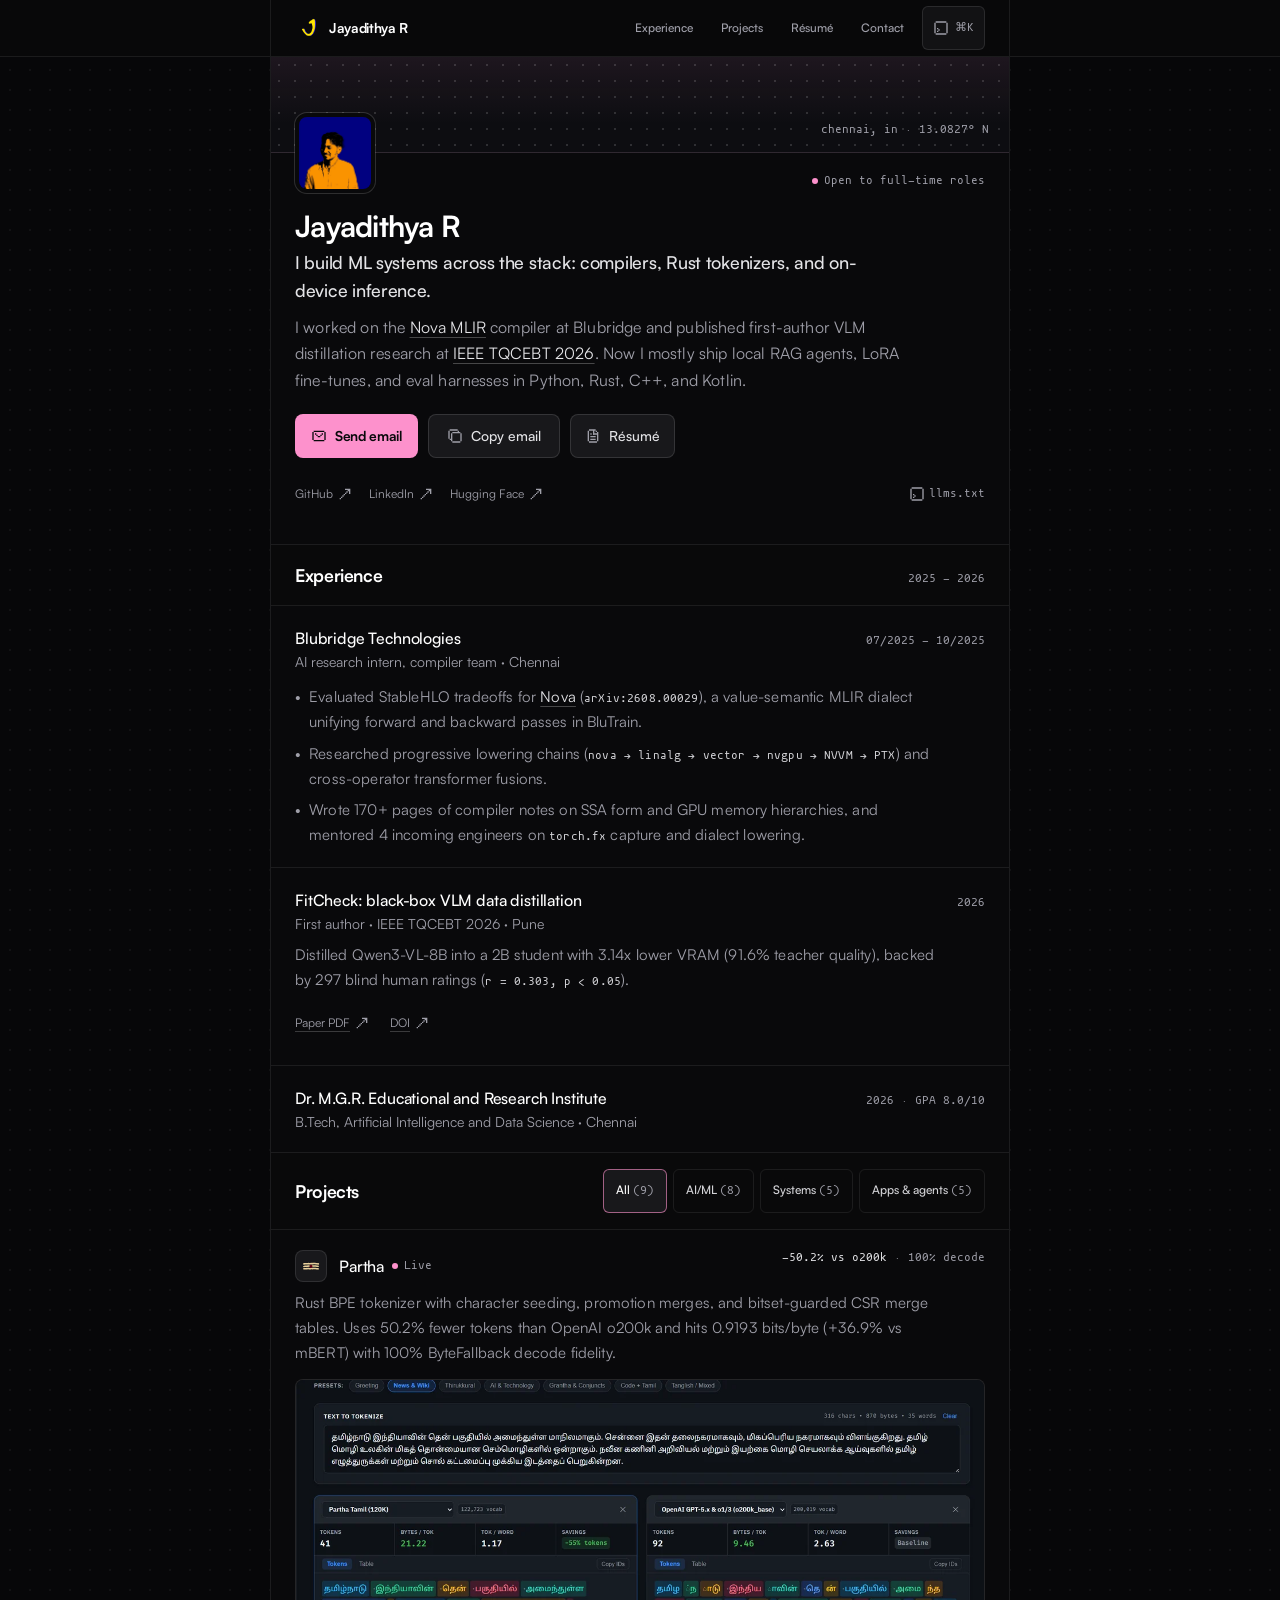
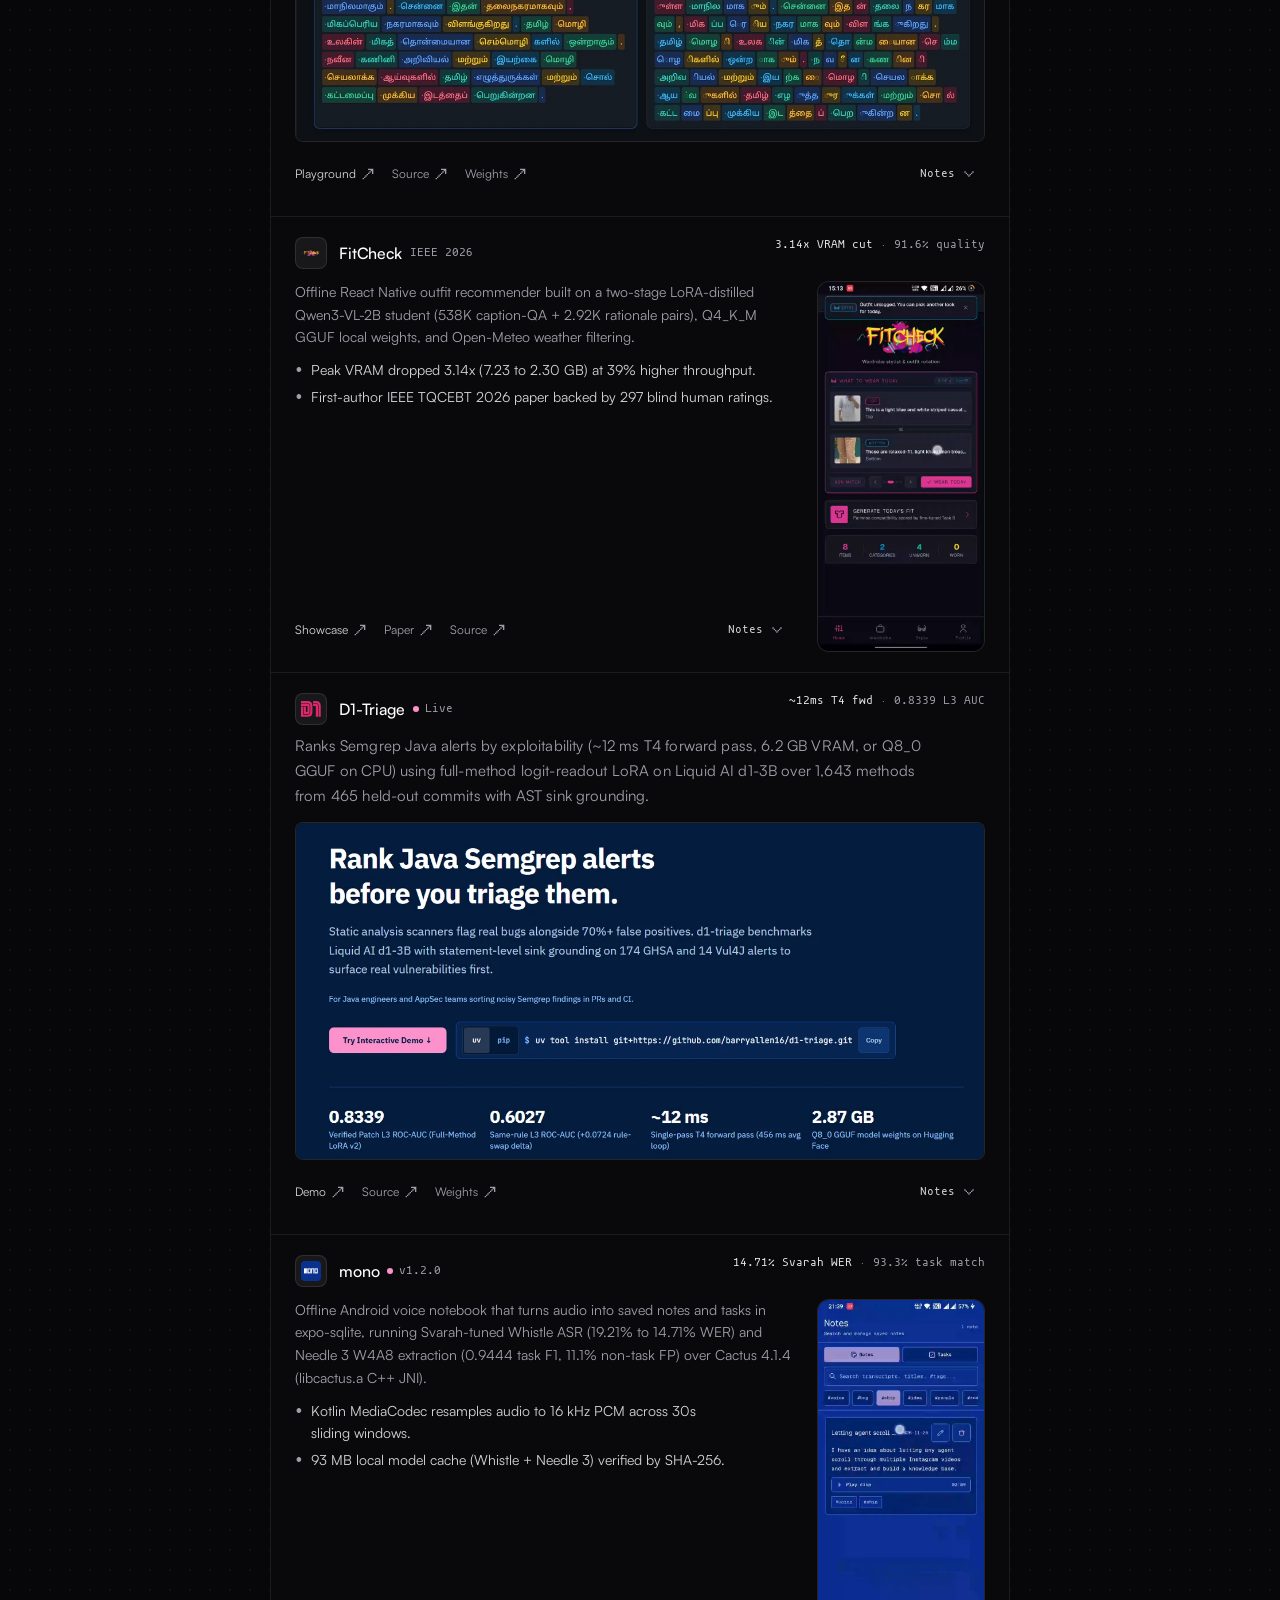
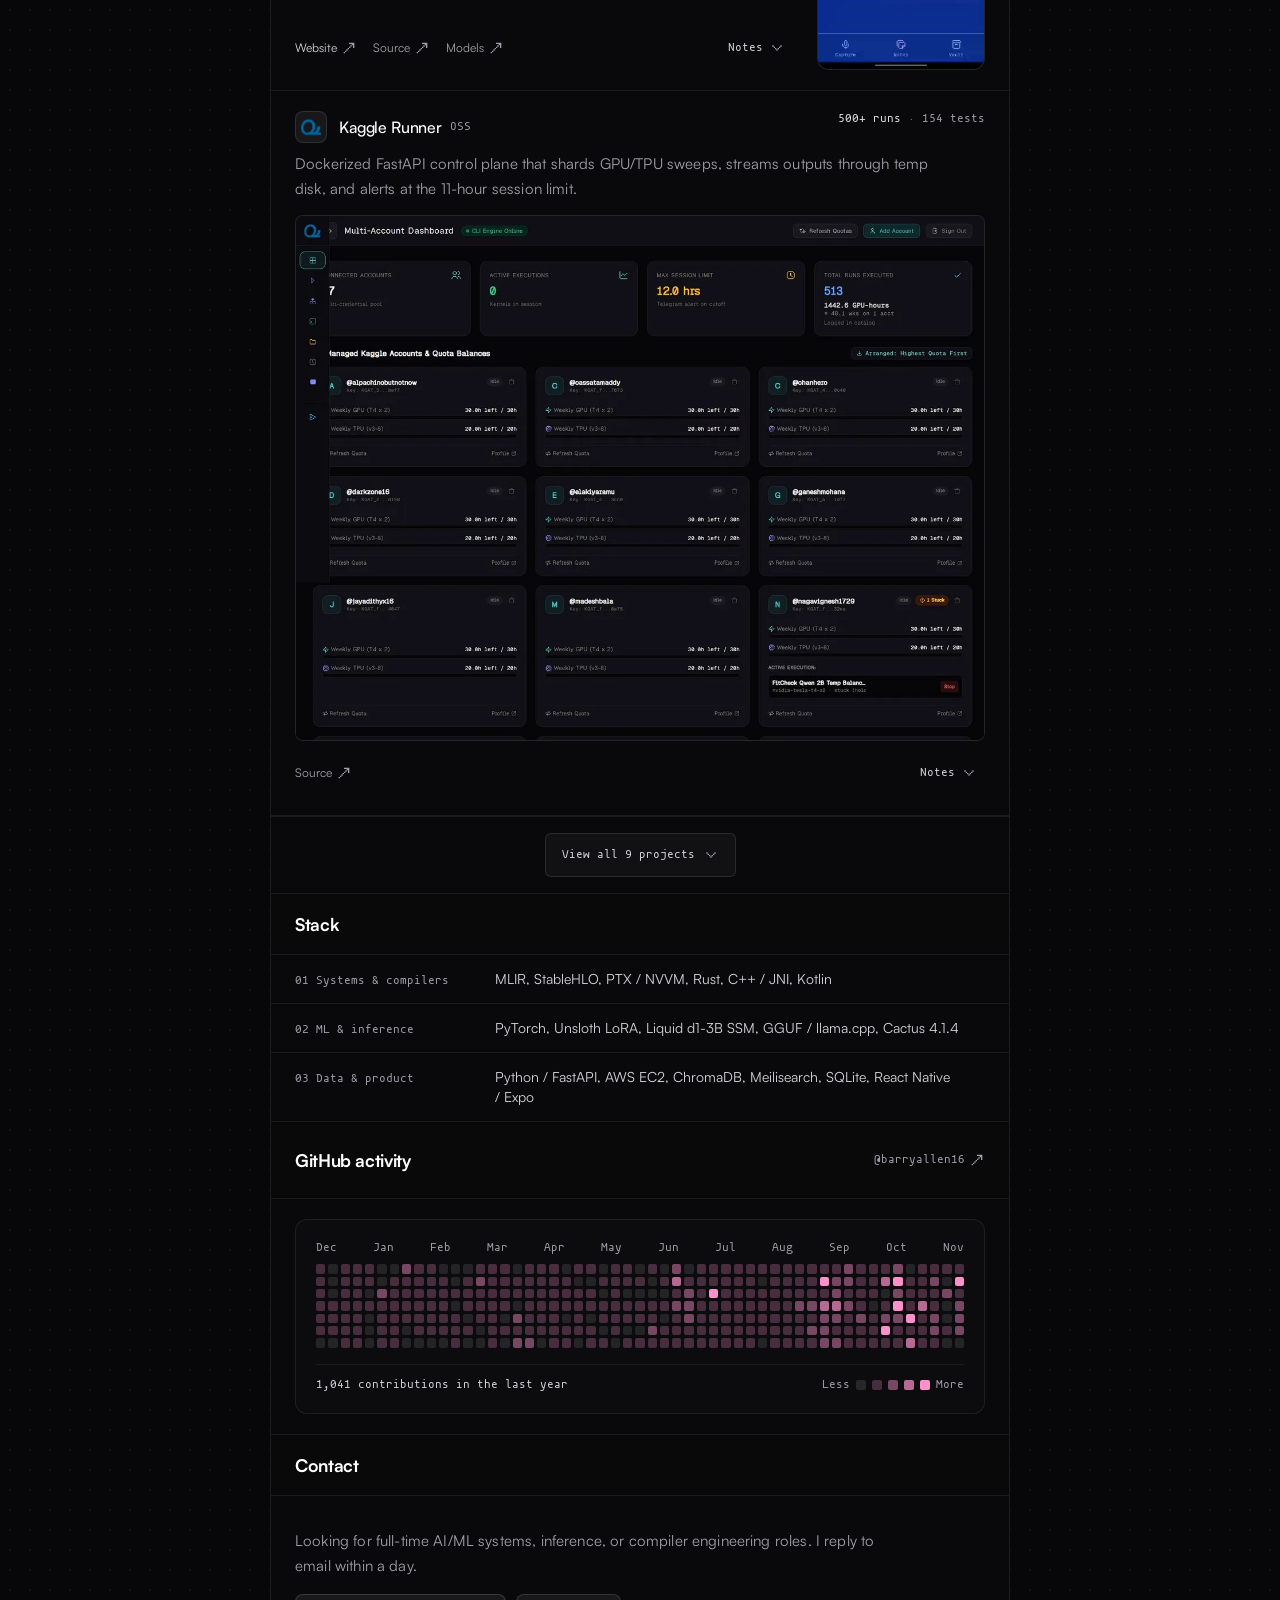
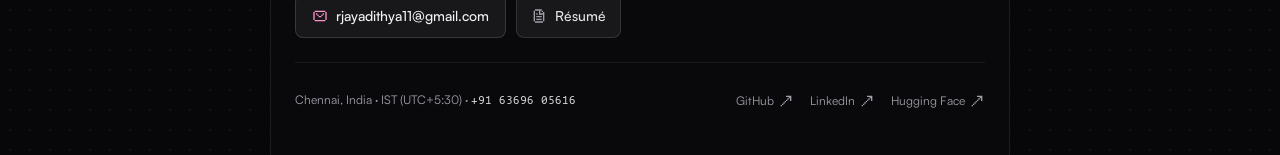
<file: index.html>
<!doctype html>
<html lang="en" class="dark scroll-smooth">
  <head>
    <meta charset="UTF-8" />
    <meta name="viewport" content="width=device-width, initial-scale=1.0" />
    <title>Jayadithya R - AI/ML systems engineer</title>
    <meta
      name="description"
      content="Jayadithya R - AI/ML systems engineer in Chennai building custom tokenizers, MLIR compiler passes, local model inference, and offline voice AI."
    />
    <meta property="og:title" content="Jayadithya R - AI/ML systems engineer" />
    <meta
      property="og:description"
      content="AI/ML systems, custom tokenizers, MLIR compiler passes, and local inference tooling. Chennai, India."
    />
    <meta property="og:type" content="profile" />
    <meta property="og:url" content="https://jayadithya.is-a.dev/" />
    <meta property="og:image" content="https://jayadithya.is-a.dev/images/og-banner.jpg" />
    <meta property="og:image:width" content="1200" />
    <meta property="og:image:height" content="630" />
    <meta property="og:image:alt" content="Jayadithya R - AI Engineer and Systems Dev banner" />
    <meta name="twitter:card" content="summary_large_image" />
    <meta name="robots" content="index, follow, max-image-preview:large" />
    <meta name="google-site-verification" content="ZsTdrmr6wVCVJX30i-GSEnTVApW7dUwY9PnD2KNx1WY" />
    <link rel="canonical" href="https://jayadithya.is-a.dev/" />
    <script type="application/ld+json">
      {
        "@context": "https://schema.org",
        "@graph": [
          {
            "@type": "Person",
            "@id": "https://jayadithya.is-a.dev/#person",
            "name": "Jayadithya R",
            "url": "https://jayadithya.is-a.dev/",
            "jobTitle": "AI/ML Systems Engineer",
            "image": "https://jayadithya.is-a.dev/images/profile.webp",
            "address": {
              "@type": "PostalAddress",
              "addressLocality": "Chennai",
              "addressRegion": "Tamil Nadu",
              "addressCountry": "IN"
            },
            "alumniOf": {
              "@type": "EducationalOrganization",
              "name": "Dr. M.G.R. Educational and Research Institute"
            },
            "sameAs": [
              "https://github.com/barryallen16",
              "https://www.linkedin.com/in/jayadithya-r/",
              "https://huggingface.co/barryallen16"
            ],
            "knowsAbout": [
              "LLM systems",
              "BPE tokenizers",
              "Deep learning MLIR compilers",
              "On-device speech and extraction",
              "Hybrid SSM inference"
            ]
          },
          {
            "@type": "ProfilePage",
            "@id": "https://jayadithya.is-a.dev/#webpage",
            "url": "https://jayadithya.is-a.dev/",
            "name": "Jayadithya R - AI/ML Systems Engineer",
            "mainEntity": { "@id": "https://jayadithya.is-a.dev/#person" }
          }
        ]
      }
    </script>
    <meta name="theme-color" content="#09090b" />
    <link rel="preload" href="./fonts/satoshi-regular.woff2" as="font" type="font/woff2" crossorigin />
    <link rel="preload" href="./fonts/mononoki-regular.woff2" as="font" type="font/woff2" crossorigin />
    <link rel="icon" href="./favicon/favicon.ico" sizes="any" />
    <link rel="icon" type="image/png" sizes="32x32" href="./favicon/favicon-32x32.png" />
    <link rel="stylesheet" href="./styles.css" />
    <script src="./logic.js" defer></script>
  </head>
  <body id="top" class="min-h-[100dvh] bg-rail-gutter text-[#e6e7eb] antialiased">
    <!-- Pixelarticons SVG Sprite (24x24 grid) -->
    <svg class="hidden" aria-hidden="true">
      <symbol id="px-mail" viewBox="0 0 24 24" fill="currentColor">
        <path d="M6 8h2v2H6zm2 2h2v2H8zm10-2h-2v2h2zm-2 2h-2v2h2zm-6 2h4v2h-4zM2 6h2v12H2zm18 0h2v12h-2zM4 4h16v2H4zm0 14h16v2H4z"/>
      </symbol>
      <symbol id="px-copy" viewBox="0 0 24 24" fill="currentColor">
        <path d="M8 6h12v2H8zM4 2h12v2H4zm2 6h2v12H6zM2 4h2v12H2zm6 16h12v2H8zM20 8h2v12h-2zm-4-4h2v2h-2zM4 16h2v2H4z"/>
      </symbol>
      <symbol id="px-file" viewBox="0 0 24 24" fill="currentColor">
        <path d="M6 4H4v16h2zm10-2H6v2h10zm4 4h-2v14h2zm-2 14H6v2h12zM16 4h2v2h-2zm-4 0h2v6h-2z"/>
        <path d="M12 8h6v2h-6zm-4 8h8v2H8zm0-4h8v2H8zm0-4h2v2H8z"/>
      </symbol>
      <symbol id="px-terminal" viewBox="0 0 24 24" fill="currentColor">
        <path d="M4 2h16v2H4zm0 18h16v2H4zM2 4h2v16H2zm18 0h2v16h-2zM6 16h2v2H6zm2-2h2v2H8zm-2-2h2v2H6z"/>
      </symbol>
      <symbol id="px-ext" viewBox="0 0 24 24" fill="currentColor">
        <path d="M12 4h8v2h-8zM16 6h4v2h-4zM14 8h2v2h-2zM18 8h2v4h-2zM12 10h2v2h-2zM10 12h2v2h-2zM8 14h2v2h-2zM6 16h2v2h-2zM4 18h2v2h-2z"/>
      </symbol>
      <symbol id="px-close" viewBox="0 0 24 24" fill="currentColor">
        <path d="M7 19H5V17H7V19ZM19 19H17V17H19V19ZM9 15V17H7V15H9ZM17 17H15V15H17V17ZM11 15H9V13H11V15ZM15 15H13V13H15V15ZM13 13H11V11H13V13ZM11 11H9V9H11V11ZM15 11H13V9H15V11ZM9 9H7V7H9V9ZM17 9H15V7H17V9ZM7 7H5V5H7V7ZM19 7H17V5H19V7Z"/>
      </symbol>
      <symbol id="px-chevron-down" viewBox="0 0 24 24" fill="currentColor">
        <path d="M13 16h-2v-2h2v2Zm-2-2H9v-2h2v2Zm4 0h-2v-2h2v2Zm-6-2H7v-2h2v2Zm8 0h-2v-2h2v2ZM7 10H5V8h2v2Zm12 0h-2V8h2v2Z"/>
      </symbol>
    </svg>

    <a
      href="#main-content"
      class="sr-only focus:not-sr-only focus:fixed focus:top-3 focus:left-3 focus:z-50 focus:px-4 focus:py-2 focus:rounded-lg focus:bg-[#fd91cc] focus:text-[#09090b] focus:font-medium"
    >
      Skip to main content
    </a>

    <!-- Top Sticky Bar -->
    <header class="sticky top-0 z-40 border-b border-white/[0.08] bg-[#09090b]/90 backdrop-blur-md">
      <div class="max-w-[740px] mx-auto px-4 sm:px-6 h-14 flex items-center justify-between border-x border-white/[0.08]">
        <a href="#top" class="flex items-center gap-2.5 text-sm font-semibold tracking-tight text-white hover:text-[#fd91cc] transition-colors min-h-[44px] px-1">
          <img src="./favicon/favicon-32x32.png" alt="" width="20" height="20" class="w-5 h-5 rounded" />
          <span>Jayadithya R</span>
        </a>
        <nav class="flex items-center gap-1 sm:gap-2" aria-label="Main navigation">
          <a href="#experience" class="hidden sm:inline-flex items-center px-2.5 py-2 text-xs font-medium text-zinc-400 hover:text-white transition-colors min-h-[44px]">Experience</a>
          <a href="#projects" class="inline-flex items-center px-2.5 py-2 text-xs font-medium text-zinc-400 hover:text-white transition-colors min-h-[44px]">Projects</a>
          <a href="./resume/" class="inline-flex items-center px-2.5 py-2 text-xs font-medium text-zinc-400 hover:text-[#fd91cc] transition-colors min-h-[44px]">Résumé</a>
          <a href="#contact" class="hidden sm:inline-flex items-center px-2.5 py-2 text-xs font-medium text-zinc-400 hover:text-white transition-colors min-h-[44px]">Contact</a>
          <button
            id="cmd-trigger"
            type="button"
            aria-label="Open command palette"
            class="group inline-flex items-center gap-1.5 px-2.5 py-1.5 rounded-md border border-white/[0.1] bg-zinc-900/70 text-xs font-mono text-zinc-400 hover:border-[#fd91cc]/60 hover:text-white active:translate-y-px transition-colors min-h-[44px] cursor-pointer"
          >
            <svg class="w-4 h-4 px-icon text-zinc-400 group-hover:text-[#fd91cc] transition-colors" aria-hidden="true"><use href="#px-terminal"></use></svg>
            <span>⌘K</span>
          </button>
        </nav>
      </div>
    </header>

    <!-- Main Framed Editorial Rail -->
    <main id="main-content" class="max-w-[740px] mx-auto bg-[#09090b] border-x border-white/[0.08] divide-y divide-white/[0.08]">

      <!-- Banner + Profile Header -->
      <section aria-label="Profile">
        <!-- Subtle Dot-Grid Banner -->
        <div class="h-20 sm:h-24 w-full bg-banner-grid border-b border-white/[0.08] relative overflow-hidden flex items-end justify-end">
          <span class="font-mono text-xs text-zinc-400">chennai, in &middot; 13.0827° N</span>
        </div>

        <div class="px-4 sm:px-6 pb-7">
          <!-- Avatar + Status -->
          <div class="flex items-end justify-between gap-4">
            <img
              src="./images/profile.webp"
              alt="Jayadithya R"
              width="88"
              height="88"
              fetchpriority="high"
              class="-mt-10 relative z-10 w-20 h-20 rounded-xl object-cover border-4 border-[#09090b] ring-1 ring-white/15 bg-zinc-900 shrink-0"
            />
            <span class="inline-flex items-center gap-1.5 font-mono text-xs text-zinc-400 pb-1">
              <span class="w-1.5 h-1.5 rounded-full bg-[#fd91cc]" aria-hidden="true"></span>
              Open to full-time roles
            </span>
          </div>

          <div class="mt-4">
            <h1 class="text-2xl sm:text-3xl font-semibold tracking-tight leading-[1.15] text-white">Jayadithya R</h1>
            <p class="mt-1 text-base sm:text-lg font-medium tracking-[-0.015em] text-zinc-200">
              I build ML systems across the stack: compilers, Rust tokenizers, and on-device inference.
            </p>
            <p class="mt-2.5 text-sm sm:text-base text-zinc-400 leading-relaxed max-w-[58ch]">
              I worked on the <a href="https://arxiv.org/abs/2608.00029" target="_blank" rel="noopener noreferrer" class="text-zinc-200 underline decoration-white/25 underline-offset-4 hover:text-[#fd91cc]">Nova MLIR</a> compiler at Blubridge and published first-author VLM distillation research at <a href="https://doi.org/10.1109/TQCEBT67648.2026.11681836" target="_blank" rel="noopener noreferrer" class="text-zinc-200 underline decoration-white/25 underline-offset-4 hover:text-[#fd91cc]">IEEE TQCEBT 2026</a>. Now I mostly ship local RAG agents, LoRA fine-tunes, and eval harnesses in Python, Rust, C++, and Kotlin.
            </p>
          </div>

          <!-- Primary CTA + Secondary Actions -->
          <div class="mt-5 flex flex-wrap items-center gap-2.5">
            <a
              href="mailto:rjayadithya11@gmail.com"
              class="inline-flex items-center justify-center gap-2 px-4 py-2 rounded-lg bg-[#fd91cc] text-[#09090b] text-sm font-semibold tracking-tight hover:bg-white active:translate-y-px transition-colors min-h-[44px]"
            >
              <svg class="w-4 h-4 px-icon shrink-0" aria-hidden="true"><use href="#px-mail"></use></svg>
              <span>Send email</span>
            </a>
            <button
              id="copy-email-btn"
              type="button"
              aria-label="Copy email address"
              class="inline-flex items-center justify-center gap-2 min-w-[132px] px-3.5 py-2 rounded-lg border border-white/[0.12] bg-zinc-900 text-sm font-medium text-zinc-200 hover:border-[#fd91cc]/70 hover:text-white active:translate-y-px transition-colors min-h-[44px] cursor-pointer"
            >
              <svg class="w-4 h-4 px-icon shrink-0 text-zinc-400" aria-hidden="true"><use href="#px-copy"></use></svg>
              <span data-copy-label>Copy email</span>
            </button>
            <span id="copy-status" class="sr-only" aria-live="polite"></span>
            <a
              href="./resume/"
              class="inline-flex items-center justify-center gap-2 px-3.5 py-2 rounded-lg border border-white/[0.12] bg-zinc-900 text-sm font-medium text-zinc-200 hover:border-[#fd91cc]/70 hover:text-white active:translate-y-px transition-colors min-h-[44px]"
            >
              <svg class="w-4 h-4 px-icon shrink-0 text-zinc-400" aria-hidden="true"><use href="#px-file"></use></svg>
              <span>Résumé</span>
            </a>
          </div>

          <!-- Quiet Inline Profile Links -->
          <div class="mt-3.5 flex flex-wrap items-center gap-x-4 gap-y-1 text-xs text-zinc-400">
            <a href="https://github.com/barryallen16" target="_blank" rel="noopener noreferrer" class="group inline-flex items-center gap-1 hover:text-white transition-colors min-h-[44px]">
              <span>GitHub</span>
              <svg class="w-4 h-4 px-icon text-zinc-400 group-hover:text-[#fd91cc] transition-colors" aria-hidden="true"><use href="#px-ext"></use></svg>
            </a>
            <a href="https://www.linkedin.com/in/jayadithya-r/" target="_blank" rel="noopener noreferrer" class="group inline-flex items-center gap-1 hover:text-white transition-colors min-h-[44px]">
              <span>LinkedIn</span>
              <svg class="w-4 h-4 px-icon text-zinc-400 group-hover:text-[#fd91cc] transition-colors" aria-hidden="true"><use href="#px-ext"></use></svg>
            </a>
            <a href="https://huggingface.co/barryallen16" target="_blank" rel="noopener noreferrer" class="group inline-flex items-center gap-1 hover:text-white transition-colors min-h-[44px]">
              <span>Hugging Face</span>
              <svg class="w-4 h-4 px-icon text-zinc-400 group-hover:text-[#fd91cc] transition-colors" aria-hidden="true"><use href="#px-ext"></use></svg>
            </a>
            <a href="./llms.txt" class="inline-flex items-center gap-1 font-mono hover:text-[#fd91cc] transition-colors min-h-[44px] sm:ml-auto">
              <svg class="w-4 h-4 px-icon text-zinc-400" aria-hidden="true"><use href="#px-terminal"></use></svg>
              <span>llms.txt</span>
            </a>
          </div>
        </div>
      </section>

      <!-- Experience & Research -->
      <section id="experience" class="scroll-mt-16">
        <div class="p-4 sm:px-6 border-b border-white/[0.08] bg-zinc-950/60 flex items-baseline justify-between">
          <h2 class="text-lg font-semibold tracking-[-0.02em] text-white">Experience</h2>
          <span class="font-mono text-xs text-zinc-400 tabular-nums">2025 - 2026</span>
        </div>

        <div class="divide-y divide-white/[0.08]">
          <!-- Blubridge -->
          <div class="px-4 sm:px-6 py-5">
            <div class="flex flex-wrap items-baseline justify-between gap-2">
              <div>
                <h3 class="text-base font-medium tracking-[-0.01em] text-white">Blubridge Technologies</h3>
                <p class="text-sm text-zinc-400 mt-0.5">AI research intern, compiler team &middot; Chennai</p>
              </div>
              <span class="font-mono text-xs text-zinc-400 tabular-nums">07/2025 - 10/2025</span>
            </div>

            <ul class="mt-3 space-y-1.5 text-sm text-zinc-400 leading-relaxed max-w-prose">
              <li class="flex gap-2"><span class="text-zinc-400 select-none" aria-hidden="true">&bull;</span><span>Evaluated StableHLO tradeoffs for <a href="https://arxiv.org/abs/2608.00029" target="_blank" rel="noopener noreferrer" class="text-zinc-200 underline decoration-white/25 underline-offset-4 hover:text-[#fd91cc]">Nova</a> (<span class="font-mono text-xs text-zinc-300">arXiv:2608.00029</span>), a value-semantic MLIR dialect unifying forward and backward passes in BluTrain.</span></li>
              <li class="flex gap-2"><span class="text-zinc-400 select-none" aria-hidden="true">&bull;</span><span>Researched progressive lowering chains (<span class="font-mono text-xs text-zinc-300">nova &rarr; linalg &rarr; vector &rarr; nvgpu &rarr; NVVM &rarr; PTX</span>) and cross-operator transformer fusions.</span></li>
              <li class="flex gap-2"><span class="text-zinc-400 select-none" aria-hidden="true">&bull;</span><span>Wrote 170+ pages of compiler notes on SSA form and GPU memory hierarchies, and mentored 4 incoming engineers on <span class="font-mono text-xs text-zinc-300">torch.fx</span> capture and dialect lowering.</span></li>
            </ul>
          </div>

          <!-- IEEE Publication -->
          <div class="px-4 sm:px-6 py-5">
            <div class="flex flex-wrap items-baseline justify-between gap-2">
              <div>
                <h3 class="text-base font-medium tracking-[-0.01em] text-white">FitCheck: black-box VLM data distillation</h3>
                <p class="text-sm text-zinc-400 mt-0.5">First author &middot; IEEE TQCEBT 2026 &middot; Pune</p>
              </div>
              <span class="font-mono text-xs text-zinc-400 tabular-nums">2026</span>
            </div>
            <p class="mt-2 text-sm text-zinc-400 leading-relaxed max-w-prose">
              Distilled Qwen3-VL-8B into a 2B student with 3.14x lower VRAM (91.6% teacher quality), backed by 297 blind human ratings (<span class="font-mono text-xs text-zinc-300 whitespace-nowrap">r = 0.303, p &lt; 0.05</span>).
            </p>
            <div class="mt-2 flex flex-wrap items-center gap-4 text-xs text-zinc-400">
              <a href="./fitcheck-journal-paper.pdf" target="_blank" rel="noopener noreferrer" class="group hover:text-[#fd91cc] underline underline-offset-4 decoration-white/20 inline-flex items-center gap-1 min-h-[44px]">
                <span>Paper PDF</span>
                <svg class="w-4 h-4 px-icon text-zinc-400 group-hover:text-[#fd91cc] transition-colors" aria-hidden="true"><use href="#px-ext"></use></svg>
              </a>
              <a href="https://doi.org/10.1109/TQCEBT67648.2026.11681836" target="_blank" rel="noopener noreferrer" class="group hover:text-white underline underline-offset-4 decoration-white/20 inline-flex items-center gap-1 px-1 min-h-[44px]">
                <span>DOI</span>
                <svg class="w-4 h-4 px-icon text-zinc-400 group-hover:text-[#fd91cc] transition-colors" aria-hidden="true"><use href="#px-ext"></use></svg>
              </a>
            </div>
          </div>

          <!-- Education -->
          <div class="px-4 sm:px-6 py-5">
            <div class="flex flex-wrap items-baseline justify-between gap-2">
              <div>
                <h3 class="text-base font-medium tracking-[-0.01em] text-white">Dr. M.G.R. Educational and Research Institute</h3>
                <p class="text-sm text-zinc-400 mt-0.5">B.Tech, Artificial Intelligence and Data Science &middot; Chennai</p>
              </div>
              <span class="font-mono text-xs text-zinc-400 tabular-nums">2026 &middot; GPA 8.0/10</span>
            </div>
          </div>
        </div>
      </section>

      <!-- Projects (Scannable Rail Rows + Deep Modal) -->
      <section id="projects" class="scroll-mt-16">
        <div class="p-4 sm:px-6 border-b border-white/[0.08] bg-zinc-950/60 flex flex-wrap items-center justify-between gap-2">
          <h2 class="text-lg font-semibold tracking-[-0.02em] text-white">Projects</h2>
          <div class="flex flex-wrap gap-1.5" id="filter-buttons" role="group" aria-label="Filter projects by domain">
            <button data-filter="all" aria-pressed="true" class="filter-btn is-active px-3 py-1 rounded-md border border-[#fd91cc]/60 bg-zinc-900 text-xs font-medium text-white active:translate-y-px min-h-[44px] cursor-pointer">
              All <span class="font-mono text-zinc-400">(9)</span>
            </button>
            <button data-filter="ai" aria-pressed="false" class="filter-btn px-3 py-1 rounded-md border border-white/[0.08] bg-transparent text-xs font-medium text-zinc-300 hover:text-white active:translate-y-px min-h-[44px] cursor-pointer">
              AI/ML <span class="font-mono text-zinc-400">(8)</span>
            </button>
            <button data-filter="systems" aria-pressed="false" class="filter-btn px-3 py-1 rounded-md border border-white/[0.08] bg-transparent text-xs font-medium text-zinc-300 hover:text-white active:translate-y-px min-h-[44px] cursor-pointer">
              Systems <span class="font-mono text-zinc-400">(5)</span>
            </button>
            <button data-filter="apps,agents" aria-pressed="false" class="filter-btn px-3 py-1 rounded-md border border-white/[0.08] bg-transparent text-xs font-medium text-zinc-300 hover:text-white active:translate-y-px min-h-[44px] cursor-pointer">
              Apps &amp; agents <span class="font-mono text-zinc-400">(5)</span>
            </button>
          </div>
        </div>

        <div id="projects-grid" class="divide-y divide-white/[0.08]">

          <!-- 1. Partha Tamil Tokenizer -->
          <article class="project-card px-4 sm:px-6 py-4 sm:py-5 hover:bg-zinc-950/50 transition-colors" data-categories="ai,systems" data-project="tamil-tokenizer">
            <div class="project-head flex flex-wrap items-start justify-between gap-3">
              <div class="flex items-center gap-3 min-w-0">
                <div class="w-8 h-8 rounded-lg border border-white/[0.1] bg-zinc-900 grid place-items-center shrink-0">
                  <img src="./images/partha-logo.svg" alt="" width="20" height="20" class="w-5 h-5 object-contain" />
                </div>
                <div class="min-w-0">
                  <div class="flex items-center gap-2">
                    <h3 class="text-base font-medium tracking-[-0.01em] text-white">Partha</h3>
                    <span class="inline-flex items-center gap-1.5 font-mono text-xs text-zinc-400">
                      <span class="w-1.5 h-1.5 rounded-full bg-[#fd91cc]" aria-hidden="true"></span>Live
                    </span>
                  </div>
                </div>
              </div>
              <div class="text-left sm:text-right font-mono text-xs tabular-nums">
                <span class="text-zinc-200">-50.2% vs o200k</span>
                <span class="text-zinc-400"> &middot; 100% decode</span>
              </div>
            </div>
            <p class="project-summary mt-2 text-sm text-zinc-400 leading-relaxed max-w-prose">
              Rust BPE tokenizer with character seeding, promotion merges, and bitset-guarded CSR merge tables. Uses 50.2% fewer tokens than OpenAI o200k and hits 0.9193 bits/byte (+36.9% vs mBERT) with 100% ByteFallback decode fidelity.
            </p>
            <img src="./images/partha-demo.webp" loading="lazy" decoding="async" width="1200" height="629" class="project-media" alt="Partha Tamil 120K tokenizer comparing 41 tokens vs 92 tokens in OpenAI o200k_base (-55% tokens) on Tamil Wikipedia text" />
            <div class="project-actions mt-2.5 flex flex-wrap items-center justify-between gap-2">
              <div class="flex flex-wrap items-center gap-4 text-xs text-zinc-400">
                <a href="https://partha.isroot.in/" target="_blank" rel="noopener noreferrer" class="group inline-flex items-center gap-1 text-zinc-300 hover:text-white min-h-[44px]">
                  <span>Playground</span>
                  <svg class="w-4 h-4 px-icon text-zinc-400 group-hover:text-[#fd91cc] transition-colors" aria-hidden="true"><use href="#px-ext"></use></svg>
                </a>
                <a href="https://github.com/barryallen16/partha-tamil-tokenizer" target="_blank" rel="noopener noreferrer" class="group inline-flex items-center gap-1 hover:text-white min-h-[44px]">
                  <span>Source</span>
                  <svg class="w-4 h-4 px-icon text-zinc-400 group-hover:text-[#fd91cc] transition-colors" aria-hidden="true"><use href="#px-ext"></use></svg>
                </a>
                <a href="https://huggingface.co/barryallen16/partha-tamil-tokenizer" target="_blank" rel="noopener noreferrer" class="group inline-flex items-center gap-1 hover:text-white min-h-[44px]">
                  <span>Weights</span>
                  <svg class="w-4 h-4 px-icon text-zinc-400 group-hover:text-[#fd91cc] transition-colors" aria-hidden="true"><use href="#px-ext"></use></svg>
                </a>
              </div>
              <button type="button" data-toggle-project="tamil-tokenizer" aria-expanded="false" aria-controls="notes-tamil-tokenizer" class="group inline-flex items-center gap-1.5 text-xs font-mono text-zinc-300 hover:text-[#fd91cc] px-2 py-1 min-h-[44px] cursor-pointer">
                <span>Notes</span>
                <svg class="w-4 h-4 px-icon text-zinc-400 group-hover:text-[#fd91cc] transition-transform duration-150" data-chevron aria-hidden="true"><use href="#px-chevron-down"></use></svg>
              </button>
            </div>
            <div id="notes-tamil-tokenizer" data-project-notes="tamil-tokenizer" hidden class="mt-3 pt-3.5 border-t border-white/[0.06] space-y-2.5 text-sm text-zinc-400 leading-relaxed"></div>
          </article>

          <!-- 2. FitCheck -->
          <article class="project-card px-4 sm:px-6 py-4 sm:py-5 hover:bg-zinc-950/50 transition-colors" data-categories="ai,apps" data-project="fitcheck">
            <div class="project-head flex flex-wrap items-start justify-between gap-3">
              <div class="flex items-center gap-3 min-w-0">
                <div class="w-8 h-8 rounded-lg border border-white/[0.1] bg-zinc-900 grid place-items-center shrink-0 overflow-hidden">
                  <img src="./images/fitcheck-logo-v3.webp" alt="" width="20" height="20" class="w-5 h-5 object-contain" />
                </div>
                <div class="min-w-0">
                  <div class="flex items-center gap-2">
                    <h3 class="text-base font-medium tracking-[-0.01em] text-white">FitCheck</h3>
                    <span class="font-mono text-xs text-zinc-400">IEEE 2026</span>
                  </div>
                </div>
              </div>
              <div class="text-left sm:text-right font-mono text-xs tabular-nums">
                <span class="text-zinc-200">3.14x VRAM cut</span>
                <span class="text-zinc-400"> &middot; 91.6% quality</span>
              </div>
            </div>
            <div class="project-summary mt-2 space-y-2.5 text-sm text-zinc-400 leading-relaxed max-w-prose">
              <p>
                Offline React Native outfit recommender built on a two-stage LoRA-distilled Qwen3-VL-2B student (538K caption-QA + 2.92K rationale pairs), Q4_K_M GGUF local weights, and Open-Meteo weather filtering.
              </p>
              <ul class="space-y-1 text-zinc-300">
                <li class="flex gap-2"><span class="text-zinc-400 font-mono select-none" aria-hidden="true">&bull;</span><span>Peak VRAM dropped 3.14x (7.23 to 2.30 GB) at 39% higher throughput.</span></li>
                <li class="flex gap-2"><span class="text-zinc-400 font-mono select-none" aria-hidden="true">&bull;</span><span>First-author IEEE TQCEBT 2026 paper backed by 297 blind human ratings.</span></li>
              </ul>
            </div>
            <video autoplay loop muted playsinline preload="metadata" poster="./images/fitcheck-demo.webp" width="540" height="1200" class="project-media project-media--portrait" aria-hidden="true">
              <source src="./images/fitcheck-walkthrough.mp4" type="video/mp4" />
            </video>
            <div class="project-actions mt-2.5 flex flex-wrap items-center justify-between gap-2">
              <div class="flex flex-wrap items-center gap-4 text-xs text-zinc-400">
                <a href="https://barryallen16.github.io/fitcheck-website" target="_blank" rel="noopener noreferrer" class="group inline-flex items-center gap-1 text-zinc-300 hover:text-white min-h-[44px]">
                  <span>Showcase</span>
                  <svg class="w-4 h-4 px-icon text-zinc-400 group-hover:text-[#fd91cc] transition-colors" aria-hidden="true"><use href="#px-ext"></use></svg>
                </a>
                <a href="https://doi.org/10.1109/TQCEBT67648.2026.11681836" target="_blank" rel="noopener noreferrer" class="group inline-flex items-center gap-1 hover:text-white min-h-[44px]">
                  <span>Paper</span>
                  <svg class="w-4 h-4 px-icon text-zinc-400 group-hover:text-[#fd91cc] transition-colors" aria-hidden="true"><use href="#px-ext"></use></svg>
                </a>
                <a href="https://github.com/barryallen16/fitcheck" target="_blank" rel="noopener noreferrer" class="group inline-flex items-center gap-1 hover:text-white min-h-[44px]">
                  <span>Source</span>
                  <svg class="w-4 h-4 px-icon text-zinc-400 group-hover:text-[#fd91cc] transition-colors" aria-hidden="true"><use href="#px-ext"></use></svg>
                </a>
              </div>
              <button type="button" data-toggle-project="fitcheck" aria-expanded="false" aria-controls="notes-fitcheck" class="group inline-flex items-center gap-1.5 text-xs font-mono text-zinc-300 hover:text-[#fd91cc] px-2 py-1 min-h-[44px] cursor-pointer">
                <span>Notes</span>
                <svg class="w-4 h-4 px-icon text-zinc-400 group-hover:text-[#fd91cc] transition-transform duration-150" data-chevron aria-hidden="true"><use href="#px-chevron-down"></use></svg>
              </button>
            </div>
            <div id="notes-fitcheck" data-project-notes="fitcheck" hidden class="mt-3 pt-3.5 border-t border-white/[0.06] space-y-2.5 text-sm text-zinc-400 leading-relaxed"></div>
          </article>

          <!-- 3. D1-Triage -->
          <article class="project-card px-4 sm:px-6 py-4 sm:py-5 hover:bg-zinc-950/50 transition-colors" data-categories="ai,systems" data-project="d1-triage">
            <div class="project-head flex flex-wrap items-start justify-between gap-3">
              <div class="flex items-center gap-3 min-w-0">
                <div class="w-8 h-8 rounded-lg border border-white/[0.1] bg-zinc-900 grid place-items-center shrink-0">
                  <img src="./images/d1-logo.svg" alt="" width="20" height="20" class="w-5 h-5 object-contain" />
                </div>
                <div class="min-w-0">
                  <div class="flex items-center gap-2">
                    <h3 class="text-base font-medium tracking-[-0.01em] text-white">D1-Triage</h3>
                    <span class="inline-flex items-center gap-1.5 font-mono text-xs text-zinc-400">
                      <span class="w-1.5 h-1.5 rounded-full bg-[#fd91cc]" aria-hidden="true"></span>Live
                    </span>
                  </div>
                </div>
              </div>
              <div class="text-left sm:text-right font-mono text-xs tabular-nums">
                <span class="text-zinc-200">~12ms T4 fwd</span>
                <span class="text-zinc-400"> &middot; 0.8339 L3 AUC</span>
              </div>
            </div>
            <p class="project-summary mt-2 text-sm text-zinc-400 leading-relaxed max-w-prose">
              Ranks Semgrep Java alerts by exploitability (~12 ms T4 forward pass, 6.2 GB VRAM, or Q8_0 GGUF on CPU) using full-method logit-readout LoRA on Liquid AI d1-3B over 1,643 methods from 465 held-out commits with AST sink grounding.
            </p>
            <img src="./images/d1-triage-demo.webp" loading="lazy" decoding="async" width="1200" height="585" class="project-media" alt="D1-Triage landing view showing 0.8339 L3 ROC-AUC, 0.6027 same-rule AUC, ~12 ms T4 forward pass, and 2.87 GB Q8_0 GGUF metrics" />
            <div class="project-actions mt-2.5 flex flex-wrap items-center justify-between gap-2">
              <div class="flex flex-wrap items-center gap-4 text-xs text-zinc-400">
                <a href="https://barryallen16.github.io/d1-triage/" target="_blank" rel="noopener noreferrer" class="group inline-flex items-center gap-1 text-zinc-300 hover:text-white min-h-[44px]">
                  <span>Demo</span>
                  <svg class="w-4 h-4 px-icon text-zinc-400 group-hover:text-[#fd91cc] transition-colors" aria-hidden="true"><use href="#px-ext"></use></svg>
                </a>
                <a href="https://github.com/barryallen16/d1-triage" target="_blank" rel="noopener noreferrer" class="group inline-flex items-center gap-1 hover:text-white min-h-[44px]">
                  <span>Source</span>
                  <svg class="w-4 h-4 px-icon text-zinc-400 group-hover:text-[#fd91cc] transition-colors" aria-hidden="true"><use href="#px-ext"></use></svg>
                </a>
                <a href="https://huggingface.co/barryallen16/d1-3B-java-vuln-triage" target="_blank" rel="noopener noreferrer" class="group inline-flex items-center gap-1 hover:text-white min-h-[44px]">
                  <span>Weights</span>
                  <svg class="w-4 h-4 px-icon text-zinc-400 group-hover:text-[#fd91cc] transition-colors" aria-hidden="true"><use href="#px-ext"></use></svg>
                </a>
              </div>
              <button type="button" data-toggle-project="d1-triage" aria-expanded="false" aria-controls="notes-d1-triage" class="group inline-flex items-center gap-1.5 text-xs font-mono text-zinc-300 hover:text-[#fd91cc] px-2 py-1 min-h-[44px] cursor-pointer">
                <span>Notes</span>
                <svg class="w-4 h-4 px-icon text-zinc-400 group-hover:text-[#fd91cc] transition-transform duration-150" data-chevron aria-hidden="true"><use href="#px-chevron-down"></use></svg>
              </button>
            </div>
            <div id="notes-d1-triage" data-project-notes="d1-triage" hidden class="mt-3 pt-3.5 border-t border-white/[0.06] space-y-2.5 text-sm text-zinc-400 leading-relaxed"></div>
          </article>

          <!-- 4. mono -->
          <article class="project-card px-4 sm:px-6 py-4 sm:py-5 hover:bg-zinc-950/50 transition-colors" data-categories="ai,apps" data-project="mono">
            <div class="project-head flex flex-wrap items-start justify-between gap-3">
              <div class="flex items-center gap-3 min-w-0">
                <div class="w-8 h-8 rounded-lg border border-white/[0.1] bg-zinc-900 grid place-items-center shrink-0 overflow-hidden">
                  <img src="./images/mono-icon.png" alt="" width="20" height="20" class="w-5 h-5 object-contain rounded" />
                </div>
                <div class="min-w-0">
                  <div class="flex items-center gap-2">
                    <h3 class="text-base font-medium tracking-[-0.01em] text-white">mono</h3>
                    <span class="inline-flex items-center gap-1.5 font-mono text-xs text-zinc-400">
                      <span class="w-1.5 h-1.5 rounded-full bg-[#fd91cc]" aria-hidden="true"></span>v1.2.0
                    </span>
                  </div>
                </div>
              </div>
              <div class="text-left sm:text-right font-mono text-xs tabular-nums">
                <span class="text-zinc-200">14.71% Svarah WER</span>
                <span class="text-zinc-400"> &middot; 93.3% task match</span>
              </div>
            </div>
            <div class="project-summary mt-2 space-y-2.5 text-sm text-zinc-400 leading-relaxed max-w-prose">
              <p>
                Offline Android voice notebook that turns audio into saved notes and tasks in expo-sqlite, running Svarah-tuned Whistle ASR (19.21% to 14.71% WER) and Needle 3 W4A8 extraction (0.9444 task F1, 11.1% non-task FP) over Cactus 4.1.4 (libcactus.a C++ JNI).
              </p>
              <ul class="space-y-1 text-zinc-300">
                <li class="flex gap-2"><span class="text-zinc-400 font-mono select-none" aria-hidden="true">&bull;</span><span>Kotlin MediaCodec resamples audio to 16 kHz PCM across 30s sliding windows.</span></li>
                <li class="flex gap-2"><span class="text-zinc-400 font-mono select-none" aria-hidden="true">&bull;</span><span>93 MB local model cache (Whistle + Needle 3) verified by SHA-256.</span></li>
              </ul>
            </div>
            <video autoplay loop muted playsinline preload="metadata" poster="./images/mono-demo.webp" width="576" height="1280" class="project-media project-media--portrait" aria-hidden="true">
              <source src="./images/mono-walkthrough.mp4" type="video/mp4" />
            </video>
            <div class="project-actions mt-2.5 flex flex-wrap items-center justify-between gap-2">
              <div class="flex flex-wrap items-center gap-4 text-xs text-zinc-400">
                <a href="https://barryallen16.github.io/mono/" target="_blank" rel="noopener noreferrer" class="group inline-flex items-center gap-1 text-zinc-300 hover:text-white min-h-[44px]">
                  <span>Website</span>
                  <svg class="w-4 h-4 px-icon text-zinc-400 group-hover:text-[#fd91cc] transition-colors" aria-hidden="true"><use href="#px-ext"></use></svg>
                </a>
                <a href="https://github.com/barryallen16/mono" target="_blank" rel="noopener noreferrer" class="group inline-flex items-center gap-1 hover:text-white min-h-[44px]">
                  <span>Source</span>
                  <svg class="w-4 h-4 px-icon text-zinc-400 group-hover:text-[#fd91cc] transition-colors" aria-hidden="true"><use href="#px-ext"></use></svg>
                </a>
                <a href="https://huggingface.co/collections/barryallen16/mono-6b0871a3c601170d2466fe8e" target="_blank" rel="noopener noreferrer" class="group inline-flex items-center gap-1 hover:text-white min-h-[44px]">
                  <span>Models</span>
                  <svg class="w-4 h-4 px-icon text-zinc-400 group-hover:text-[#fd91cc] transition-colors" aria-hidden="true"><use href="#px-ext"></use></svg>
                </a>
              </div>
              <button type="button" data-toggle-project="mono" aria-expanded="false" aria-controls="notes-mono" class="group inline-flex items-center gap-1.5 text-xs font-mono text-zinc-300 hover:text-[#fd91cc] px-2 py-1 min-h-[44px] cursor-pointer">
                <span>Notes</span>
                <svg class="w-4 h-4 px-icon text-zinc-400 group-hover:text-[#fd91cc] transition-transform duration-150" data-chevron aria-hidden="true"><use href="#px-chevron-down"></use></svg>
              </button>
            </div>
            <div id="notes-mono" data-project-notes="mono" hidden class="mt-3 pt-3.5 border-t border-white/[0.06] space-y-2.5 text-sm text-zinc-400 leading-relaxed"></div>
          </article>

          <!-- 5. Kaggle Runner -->
          <article class="project-card px-4 sm:px-6 py-4 sm:py-5 hover:bg-zinc-950/50 transition-colors" data-categories="systems,ai" data-project="kaggle-automation">
            <div class="project-head flex flex-wrap items-start justify-between gap-3">
              <div class="flex items-center gap-3 min-w-0">
                <div class="w-8 h-8 rounded-lg border border-white/[0.1] bg-zinc-900 grid place-items-center shrink-0 overflow-hidden">
                  <img src="./images/kaggle-auto-logo.png" loading="lazy" alt="" width="20" height="20" class="w-5 h-5 object-contain" />
                </div>
                <div class="flex items-center gap-2">
                  <h3 class="text-base font-medium tracking-[-0.01em] text-white">Kaggle Runner</h3>
                  <span class="font-mono text-xs text-zinc-400">OSS</span>
                </div>
              </div>
              <div class="text-left sm:text-right font-mono text-xs tabular-nums">
                <span class="text-zinc-200">500+ runs</span>
                <span class="text-zinc-400"> &middot; 154 tests</span>
              </div>
            </div>
            <p class="project-summary mt-2 text-sm text-zinc-400 leading-relaxed max-w-prose">
              Dockerized FastAPI control plane that shards GPU/TPU sweeps, streams outputs through temp disk, and alerts at the 11-hour session limit.
            </p>
            <img src="./images/kaggle-demo.webp" loading="lazy" decoding="async" width="1200" height="915" class="project-media" alt="Kaggle Runner multi-account dashboard tracking 513 runs, 1,442.6 GPU-hours, and account quotas" />
            <div class="project-actions mt-2.5 flex flex-wrap items-center justify-between gap-2">
              <div class="flex flex-wrap items-center gap-4 text-xs text-zinc-400">
                <a href="https://github.com/barryallen16/kaggle-automation" target="_blank" rel="noopener noreferrer" class="group inline-flex items-center gap-1 hover:text-white min-h-[44px]">
                  <span>Source</span>
                  <svg class="w-4 h-4 px-icon text-zinc-400 group-hover:text-[#fd91cc] transition-colors" aria-hidden="true"><use href="#px-ext"></use></svg>
                </a>
              </div>
              <button type="button" data-toggle-project="kaggle-automation" aria-expanded="false" aria-controls="notes-kaggle-automation" class="group inline-flex items-center gap-1.5 text-xs font-mono text-zinc-300 hover:text-[#fd91cc] px-2 py-1 min-h-[44px] cursor-pointer">
                <span>Notes</span>
                <svg class="w-4 h-4 px-icon text-zinc-400 group-hover:text-[#fd91cc] transition-transform duration-150" data-chevron aria-hidden="true"><use href="#px-chevron-down"></use></svg>
              </button>
            </div>
            <div id="notes-kaggle-automation" data-project-notes="kaggle-automation" hidden class="mt-3 pt-3.5 border-t border-white/[0.06] space-y-2.5 text-sm text-zinc-400 leading-relaxed"></div>
          </article>

          <!-- 6. Sivabharani Comments -->
          <article class="project-card px-4 sm:px-6 py-4 sm:py-5 hover:bg-zinc-950/50 transition-colors" data-categories="ai,systems" data-project="sivabharani-comments" data-extra="true">
            <div class="project-head flex flex-wrap items-start justify-between gap-3">
              <div class="flex items-center gap-3 min-w-0">
                <div class="w-8 h-8 rounded-lg border border-white/[0.1] bg-zinc-900 grid place-items-center shrink-0">
                  <svg xmlns="http://www.w3.org/2000/svg" fill="currentColor" viewBox="0 0 24 24" class="w-5 h-5 px-icon text-zinc-200" aria-hidden="true"><path d="M16 19H4v-2h12v2ZM4 17H2V7h2v10Zm14-8h2V7h2v10h-2v-2h-2v2h-2V7h2v2Zm-2-2H4V5h12v2Z"/></svg>
                </div>
                <div class="min-w-0">
                  <div class="flex items-center gap-2">
                    <h3 class="text-base font-medium tracking-[-0.01em] text-white">Sivabharani</h3>
                    <span class="inline-flex items-center gap-1.5 font-mono text-xs text-zinc-400">
                      <span class="w-1.5 h-1.5 rounded-full bg-[#fd91cc]" aria-hidden="true"></span>Live
                    </span>
                  </div>
                </div>
              </div>
              <div class="text-left sm:text-right font-mono text-xs tabular-nums">
                <span class="text-zinc-200">1.18M chunks</span>
                <span class="text-zinc-400"> &middot; 15,155 hits</span>
              </div>
            </div>
            <p class="project-summary mt-2 text-sm text-zinc-400 leading-relaxed max-w-prose">
              27-key multi-threaded Groq pipeline (Qwen3.8-27B) across 1,400 Tamil tech videos (36,818 65s windows), indexed in Meilisearch so you can jump straight to commenter timestamp mentions.
            </p>
            <img src="./images/sivabharani-demo.webp" loading="lazy" decoding="async" width="1200" height="671" class="project-media" alt="Sivabharani search returning 48 timestamped mentions in 34ms via Meilisearch" />
            <div class="project-actions mt-2.5 flex flex-wrap items-center justify-between gap-2">
              <div class="flex flex-wrap items-center gap-4 text-xs text-zinc-400">
                <a href="https://barryallen16.github.io/sivabharani-comments" target="_blank" rel="noopener noreferrer" class="group inline-flex items-center gap-1 text-zinc-300 hover:text-white min-h-[44px]">
                  <span>Search</span>
                  <svg class="w-4 h-4 px-icon text-zinc-400 group-hover:text-[#fd91cc] transition-colors" aria-hidden="true"><use href="#px-ext"></use></svg>
                </a>
                <a href="https://github.com/barryallen16/sivabharani-comments" target="_blank" rel="noopener noreferrer" class="group inline-flex items-center gap-1 hover:text-white min-h-[44px]">
                  <span>Source</span>
                  <svg class="w-4 h-4 px-icon text-zinc-400 group-hover:text-[#fd91cc] transition-colors" aria-hidden="true"><use href="#px-ext"></use></svg>
                </a>
                <a href="https://huggingface.co/datasets/barryallen16/sivabharani_comments" target="_blank" rel="noopener noreferrer" class="group inline-flex items-center gap-1 hover:text-white min-h-[44px]">
                  <span>Dataset</span>
                  <svg class="w-4 h-4 px-icon text-zinc-400 group-hover:text-[#fd91cc] transition-colors" aria-hidden="true"><use href="#px-ext"></use></svg>
                </a>
              </div>
              <button type="button" data-toggle-project="sivabharani-comments" aria-expanded="false" aria-controls="notes-sivabharani-comments" class="group inline-flex items-center gap-1.5 text-xs font-mono text-zinc-300 hover:text-[#fd91cc] px-2 py-1 min-h-[44px] cursor-pointer">
                <span>Notes</span>
                <svg class="w-4 h-4 px-icon text-zinc-400 group-hover:text-[#fd91cc] transition-transform duration-150" data-chevron aria-hidden="true"><use href="#px-chevron-down"></use></svg>
              </button>
            </div>
            <div id="notes-sivabharani-comments" data-project-notes="sivabharani-comments" hidden class="mt-3 pt-3.5 border-t border-white/[0.06] space-y-2.5 text-sm text-zinc-400 leading-relaxed"></div>
          </article>

          <!-- 7. Txt -->
          <article class="project-card px-4 sm:px-6 py-4 sm:py-5 hover:bg-zinc-950/50 transition-colors" data-categories="systems,apps" data-project="txt" data-extra="true">
            <div class="project-head flex flex-wrap items-start justify-between gap-3">
              <div class="flex items-center gap-3 min-w-0">
                <div class="w-8 h-8 rounded-lg border border-white/[0.1] bg-zinc-900 grid place-items-center shrink-0 overflow-hidden">
                  <img src="./images/txt-logo.svg" loading="lazy" alt="" width="20" height="20" class="w-5 h-5 object-contain" />
                </div>
                <div class="flex items-center gap-2">
                  <h3 class="text-base font-medium tracking-[-0.01em] text-white">Txt</h3>
                  <span class="inline-flex items-center gap-1.5 font-mono text-xs text-zinc-400">
                    <span class="w-1.5 h-1.5 rounded-full bg-[#fd91cc]" aria-hidden="true"></span>Live
                  </span>
                </div>
              </div>
              <div class="text-left sm:text-right font-mono text-xs tabular-nums">
                <span class="text-zinc-200">0 cellular data</span>
                <span class="text-zinc-400"> &middot; 93 bun tests</span>
              </div>
            </div>
            <div class="project-summary mt-2 space-y-2.5 text-sm text-zinc-400 leading-relaxed max-w-prose">
              <p>
                Offline Android protocol packing 1.2-2.8 KB photos, QR codes, GPS coordinates, and UPI links into CRC32-checked GSM-7 SMS frames via a Kotlin ContentObserver listener.
              </p>
              <ul class="space-y-1 text-zinc-300">
                <li class="flex gap-2"><span class="text-zinc-400 font-mono select-none" aria-hidden="true">&bull;</span><span>Byte-exact UPI URI passthrough launches installed apps (GPay, PhonePe).</span></li>
                <li class="flex gap-2"><span class="text-zinc-400 font-mono select-none" aria-hidden="true">&bull;</span><span>WAL-mode SQLite + TRAI 100 SMS/day quota guard; 93 passing bun tests.</span></li>
              </ul>
            </div>
            <video autoplay loop muted playsinline preload="metadata" poster="./images/txt-demo.webp" width="360" height="802" class="project-media project-media--portrait" aria-hidden="true">
              <source src="./images/txt-walkthrough.mp4" type="video/mp4" />
            </video>
            <div class="project-actions mt-2.5 flex flex-wrap items-center justify-between gap-2">
              <div class="flex flex-wrap items-center gap-4 text-xs text-zinc-400">
                <a href="https://github.com/barryallen16/txt" target="_blank" rel="noopener noreferrer" class="group inline-flex items-center gap-1 hover:text-white min-h-[44px]">
                  <span>Source</span>
                  <svg class="w-4 h-4 px-icon text-zinc-400 group-hover:text-[#fd91cc] transition-colors" aria-hidden="true"><use href="#px-ext"></use></svg>
                </a>
                <a href="https://txt.runs-on.dev/" target="_blank" rel="noopener noreferrer" class="group inline-flex items-center gap-1 hover:text-white min-h-[44px]">
                  <span>PWA</span>
                  <svg class="w-4 h-4 px-icon text-zinc-400 group-hover:text-[#fd91cc] transition-colors" aria-hidden="true"><use href="#px-ext"></use></svg>
                </a>
              </div>
              <button type="button" data-toggle-project="txt" aria-expanded="false" aria-controls="notes-txt" class="group inline-flex items-center gap-1.5 text-xs font-mono text-zinc-300 hover:text-[#fd91cc] px-2 py-1 min-h-[44px] cursor-pointer">
                <span>Notes</span>
                <svg class="w-4 h-4 px-icon text-zinc-400 group-hover:text-[#fd91cc] transition-transform duration-150" data-chevron aria-hidden="true"><use href="#px-chevron-down"></use></svg>
              </button>
            </div>
            <div id="notes-txt" data-project-notes="txt" hidden class="mt-3 pt-3.5 border-t border-white/[0.06] space-y-2.5 text-sm text-zinc-400 leading-relaxed"></div>
          </article>

          <!-- 8. Resume Skill -->
          <article class="project-card px-4 sm:px-6 py-4 sm:py-5 hover:bg-zinc-950/50 transition-colors" data-categories="ai,agents" data-project="resume-builder-skill" data-extra="true">
            <div class="flex flex-wrap items-start justify-between gap-3">
              <div class="flex items-center gap-3 min-w-0">
                <div class="w-8 h-8 rounded-lg border border-white/[0.1] bg-zinc-900 grid place-items-center shrink-0">
                  <svg class="w-5 h-5 px-icon text-zinc-200" aria-hidden="true"><use href="#px-file"></use></svg>
                </div>
                <div class="flex items-center gap-2">
                  <h3 class="text-base font-medium tracking-[-0.01em] text-white">Resume Skill</h3>
                  <span class="font-mono text-xs text-zinc-400">OSS</span>
                </div>
              </div>
              <div class="text-left sm:text-right font-mono text-xs tabular-nums">
                <span class="text-zinc-200">1-page fail-closed</span>
                <span class="text-zinc-400"> &middot; 73 unit tests</span>
              </div>
            </div>
            <p class="mt-2 text-sm text-zinc-400 leading-relaxed max-w-prose">
              Two-step Python CLI that builds tailored ATS docx and headless LibreOffice PDF resumes with TOON v4.4 serialization (25-65% fewer tokens) and zero vision tokens.
            </p>
            <div class="mt-2.5 flex flex-wrap items-center justify-between gap-2">
              <div class="flex flex-wrap items-center gap-4 text-xs text-zinc-400">
                <a href="https://github.com/barryallen16/resume-builder-skill" target="_blank" rel="noopener noreferrer" class="group inline-flex items-center gap-1 hover:text-white min-h-[44px]">
                  <span>Source</span>
                  <svg class="w-4 h-4 px-icon text-zinc-400 group-hover:text-[#fd91cc] transition-colors" aria-hidden="true"><use href="#px-ext"></use></svg>
                </a>
              </div>
              <button type="button" data-toggle-project="resume-builder-skill" aria-expanded="false" aria-controls="notes-resume-builder-skill" class="group inline-flex items-center gap-1.5 text-xs font-mono text-zinc-300 hover:text-[#fd91cc] px-2 py-1 min-h-[44px] cursor-pointer">
                <span>Notes</span>
                <svg class="w-4 h-4 px-icon text-zinc-400 group-hover:text-[#fd91cc] transition-transform duration-150" data-chevron aria-hidden="true"><use href="#px-chevron-down"></use></svg>
              </button>
            </div>
            <div id="notes-resume-builder-skill" data-project-notes="resume-builder-skill" hidden class="mt-3 pt-3.5 border-t border-white/[0.06] space-y-2.5 text-sm text-zinc-400 leading-relaxed"></div>
          </article>

          <!-- 9. Clerk -->
          <article class="project-card px-4 sm:px-6 py-4 sm:py-5 hover:bg-zinc-950/50 transition-colors" data-categories="ai,agents" data-project="hr-rag-agent" data-extra="true">
            <div class="flex flex-wrap items-start justify-between gap-3">
              <div class="flex items-center gap-3 min-w-0">
                <div class="w-8 h-8 rounded-lg border border-white/[0.1] bg-zinc-900 grid place-items-center shrink-0 overflow-hidden">
                  <img src="./images/hr-rag-logo.svg" loading="lazy" alt="" width="20" height="20" class="w-5 h-5 object-contain" />
                </div>
                <div class="flex items-center gap-2">
                  <h3 class="text-base font-medium tracking-[-0.01em] text-white">Clerk</h3>
                  <span class="font-mono text-xs text-zinc-400">OSS</span>
                </div>
              </div>
              <div class="text-left sm:text-right font-mono text-xs tabular-nums">
                <span class="text-zinc-200">10/10 retrieval</span>
                <span class="text-zinc-400"> &middot; 13/14 accuracy</span>
              </div>
            </div>
            <p class="mt-2 text-sm text-zinc-400 leading-relaxed max-w-prose">
              Local HR agent searching 27 ChromaDB policy chunks and booking SQLite leave via typed JSON schemas on offline SLMs (lfm3-1.7b), with a 19-test pytest CI suite.
            </p>
            <video autoplay loop muted playsinline preload="metadata" poster="./images/clerk-demo.webp" width="1000" height="514" class="project-media" aria-hidden="true">
              <source src="./images/clerk-demo.mp4" type="video/mp4" />
            </video>
            <div class="mt-2.5 flex flex-wrap items-center justify-between gap-2">
              <div class="flex flex-wrap items-center gap-4 text-xs text-zinc-400">
                <a href="https://github.com/barryallen16/clerk" target="_blank" rel="noopener noreferrer" class="group inline-flex items-center gap-1 hover:text-white min-h-[44px]">
                  <span>Source</span>
                  <svg class="w-4 h-4 px-icon text-zinc-400 group-hover:text-[#fd91cc] transition-colors" aria-hidden="true"><use href="#px-ext"></use></svg>
                </a>
              </div>
              <button type="button" data-toggle-project="hr-rag-agent" aria-expanded="false" aria-controls="notes-hr-rag-agent" class="group inline-flex items-center gap-1.5 text-xs font-mono text-zinc-300 hover:text-[#fd91cc] px-2 py-1 min-h-[44px] cursor-pointer">
                <span>Notes</span>
                <svg class="w-4 h-4 px-icon text-zinc-400 group-hover:text-[#fd91cc] transition-transform duration-150" data-chevron aria-hidden="true"><use href="#px-chevron-down"></use></svg>
              </button>
            </div>
            <div id="notes-hr-rag-agent" data-project-notes="hr-rag-agent" hidden class="mt-3 pt-3.5 border-t border-white/[0.06] space-y-2.5 text-sm text-zinc-400 leading-relaxed"></div>
          </article>

        </div>

        <div id="no-results" class="hidden text-center py-8 text-sm text-zinc-400">
          No projects match this filter.
        </div>

        <div class="p-4 sm:px-6 border-t border-white/[0.08] flex justify-center">
          <button
            id="show-more-projects"
            type="button"
            aria-expanded="false"
            class="group inline-flex items-center gap-2 px-4 py-1.5 rounded-md border border-white/[0.1] bg-zinc-900/60 text-xs font-mono text-zinc-300 hover:border-[#fd91cc]/60 hover:text-white active:translate-y-px transition-colors min-h-[44px] cursor-pointer"
          >
            <span data-more-label>View all 9 projects</span>
            <svg class="w-4 h-4 px-icon text-zinc-400 group-hover:text-[#fd91cc] transition-colors" aria-hidden="true"><use href="#px-chevron-down"></use></svg>
          </button>
        </div>
      </section>

      <!-- Stack (Flush Indexed Rows) -->
      <section id="stack" class="scroll-mt-16">
        <div class="p-4 sm:px-6 border-b border-white/[0.08] bg-zinc-950/60">
          <h2 class="text-lg font-semibold tracking-[-0.02em] text-white">Stack</h2>
        </div>
        <div class="divide-y divide-white/[0.08]">
          <div class="px-4 sm:px-6 py-3.5 flex flex-col sm:flex-row sm:items-baseline gap-1 sm:gap-6">
            <span class="font-mono text-xs text-zinc-400 sm:w-44 shrink-0">01 Systems &amp; compilers</span>
            <p class="text-sm text-zinc-300">MLIR, StableHLO, PTX / NVVM, Rust, C++ / JNI, Kotlin</p>
          </div>
          <div class="px-4 sm:px-6 py-3.5 flex flex-col sm:flex-row sm:items-baseline gap-1 sm:gap-6">
            <span class="font-mono text-xs text-zinc-400 sm:w-44 shrink-0">02 ML &amp; inference</span>
            <p class="text-sm text-zinc-300">PyTorch, Unsloth LoRA, Liquid d1-3B SSM, GGUF / llama.cpp, Cactus 4.1.4</p>
          </div>
          <div class="px-4 sm:px-6 py-3.5 flex flex-col sm:flex-row sm:items-baseline gap-1 sm:gap-6">
            <span class="font-mono text-xs text-zinc-400 sm:w-44 shrink-0">03 Data &amp; product</span>
            <p class="text-sm text-zinc-300">Python / FastAPI, AWS EC2, ChromaDB, Meilisearch, SQLite, React Native / Expo</p>
          </div>
        </div>
      </section>

      <!-- GitHub Activity -->
      <section id="contributions" class="scroll-mt-16">
        <div class="p-4 sm:px-6 border-b border-white/[0.08] bg-zinc-950/60 flex items-center justify-between">
          <h2 class="text-lg font-semibold tracking-[-0.02em] text-white">GitHub activity</h2>
          <a href="https://github.com/barryallen16" target="_blank" rel="noopener noreferrer" class="group font-mono text-xs text-zinc-400 hover:text-white min-h-[44px] inline-flex items-center gap-1">
            <span>@barryallen16</span>
            <svg class="w-4 h-4 px-icon text-zinc-400 group-hover:text-[#fd91cc] transition-colors" aria-hidden="true"><use href="#px-ext"></use></svg>
          </a>
        </div>

        <div class="px-4 sm:px-6 py-5">
          <div id="gh-card" class="relative rounded-xl border border-white/[0.08] bg-[#0c0c0f] p-4 sm:p-5">
            <div id="gh-scroll" class="overflow-x-auto pb-1" tabindex="0" role="region" aria-label="GitHub contribution heatmap">
              <div class="min-w-[540px]">
                <div id="gh-months" class="mb-2 flex justify-between font-mono text-xs text-zinc-400">
                  <span>Dec</span><span>Jan</span><span>Feb</span><span>Mar</span><span>Apr</span><span>May</span><span>Jun</span><span>Jul</span><span>Aug</span><span>Sep</span><span>Oct</span><span>Nov</span>
                </div>
                <div id="gh-grid" class="grid grid-flow-col grid-rows-7 auto-cols-fr gap-[3px]" role="group" aria-label="GitHub contribution heatmap for barryallen16 over the last year"></div>
              </div>
            </div>
            <div id="gh-tooltip" role="tooltip" aria-hidden="true" class="pointer-events-none absolute left-0 top-0 z-30 w-max max-w-xs rounded-md bg-white px-2.5 py-1 font-mono text-xs font-medium text-[#09090b] shadow-lg opacity-0 will-change-transform">
              <span data-tip-text></span>
              <span data-tip-arrow aria-hidden="true" class="absolute size-1.5 rotate-45 bg-white"></span>
            </div>
            <div class="mt-3 pt-3 border-t border-white/[0.07] flex flex-wrap items-center justify-between gap-2 text-xs text-zinc-400">
              <span id="gh-total" class="font-mono text-zinc-300" aria-live="polite">Loading contributions...</span>
              <div class="flex items-center gap-1.5 font-mono" aria-hidden="true">
                <span>Less</span>
                <span class="w-2.5 h-2.5 rounded-[2px] bg-zinc-800"></span>
                <span class="w-2.5 h-2.5 rounded-[2px] bg-[#fd91cc]/25"></span>
                <span class="w-2.5 h-2.5 rounded-[2px] bg-[#fd91cc]/45"></span>
                <span class="w-2.5 h-2.5 rounded-[2px] bg-[#fd91cc]/70"></span>
                <span class="w-2.5 h-2.5 rounded-[2px] bg-[#fd91cc]"></span>
                <span>More</span>
              </div>
            </div>
          </div>

          <div id="gh-fallback" class="hidden grid grid-cols-1 sm:grid-cols-2 gap-3">
            <img
              src="https://raw.githubusercontent.com/barryallen16/barryallen16/main/assets/stats-dark.svg"
              alt="GitHub stats for barryallen16"
              width="380"
              height="160"
              loading="lazy"
              decoding="async"
              class="w-full h-auto rounded-xl border border-white/[0.08] bg-[#0c0c0f]"
            />
            <img
              src="https://raw.githubusercontent.com/barryallen16/barryallen16/main/assets/top-langs-dark.svg"
              alt="Top GitHub languages for barryallen16"
              width="380"
              height="160"
              loading="lazy"
              decoding="async"
              class="w-full h-auto rounded-xl border border-white/[0.08] bg-[#0c0c0f]"
            />
          </div>
        </div>
      </section>

      <!-- Contact & Footer -->
      <footer id="contact" class="scroll-mt-16">
        <div class="p-4 sm:px-6 border-b border-white/[0.08] bg-zinc-950/60">
          <h2 class="text-lg font-semibold tracking-[-0.02em] text-white">Contact</h2>
        </div>
        <div class="px-4 sm:px-6 py-6 sm:py-8">
          <p class="text-sm text-zinc-400 leading-relaxed max-w-[58ch]">
            Looking for full-time AI/ML systems, inference, or compiler engineering roles. I reply to email within a day.
          </p>
          <div class="mt-4 flex flex-wrap items-center gap-2.5">
            <a href="mailto:rjayadithya11@gmail.com" class="inline-flex items-center justify-center gap-2 px-4 py-2 rounded-lg border border-white/[0.14] bg-zinc-900 text-zinc-100 text-sm font-medium hover:border-[#fd91cc]/70 hover:text-white active:translate-y-px transition-colors min-h-[44px]">
              <svg class="w-4 h-4 px-icon text-[#fd91cc] shrink-0" aria-hidden="true"><use href="#px-mail"></use></svg>
              <span>rjayadithya11@gmail.com</span>
            </a>
            <a href="./resume/" class="inline-flex items-center justify-center gap-2 px-3.5 py-2 rounded-lg border border-white/[0.12] bg-zinc-900 text-sm font-medium text-zinc-200 hover:border-[#fd91cc]/70 active:translate-y-px transition-colors min-h-[44px]">
              <svg class="w-4 h-4 px-icon shrink-0 text-zinc-400" aria-hidden="true"><use href="#px-file"></use></svg>
              <span>Résumé</span>
            </a>
          </div>
          <div class="mt-6 pt-4 border-t border-white/[0.07] flex flex-wrap items-center justify-between gap-2 text-xs text-zinc-400">
            <span>Chennai, India &middot; IST (UTC+5:30) &middot; <span class="font-mono text-zinc-300 whitespace-nowrap">+91 63696 05616</span></span>
            <div class="flex items-center gap-4">
              <a href="https://github.com/barryallen16" target="_blank" rel="noopener noreferrer" class="group hover:text-white min-h-[44px] inline-flex items-center gap-1">
                <span>GitHub</span>
                <svg class="w-4 h-4 px-icon text-zinc-400 group-hover:text-[#fd91cc] transition-colors" aria-hidden="true"><use href="#px-ext"></use></svg>
              </a>
              <a href="https://www.linkedin.com/in/jayadithya-r/" target="_blank" rel="noopener noreferrer" class="group hover:text-white min-h-[44px] inline-flex items-center gap-1">
                <span>LinkedIn</span>
                <svg class="w-4 h-4 px-icon text-zinc-400 group-hover:text-[#fd91cc] transition-colors" aria-hidden="true"><use href="#px-ext"></use></svg>
              </a>
              <a href="https://huggingface.co/barryallen16" target="_blank" rel="noopener noreferrer" class="group hover:text-white min-h-[44px] inline-flex items-center gap-1">
                <span>Hugging Face</span>
                <svg class="w-4 h-4 px-icon text-zinc-400 group-hover:text-[#fd91cc] transition-colors" aria-hidden="true"><use href="#px-ext"></use></svg>
              </a>
            </div>
          </div>
        </div>
      </footer>

    </main>

    <!-- Native Command Palette -->
    <dialog id="cmd-palette" aria-label="Command palette" class="m-auto mt-20 w-[92%] max-w-lg rounded-xl border border-white/[0.14] bg-[#0d0d11] text-zinc-100 p-0 shadow-2xl shadow-black/80">
      <div class="flex items-center gap-2.5 px-4 border-b border-white/[0.08] focus-within:border-[#fd91cc]/60 transition-colors">
        <svg class="w-4 h-4 px-icon text-zinc-400 shrink-0" aria-hidden="true"><use href="#px-terminal"></use></svg>
        <input id="cmd-input" type="text" aria-label="Command palette filter" placeholder="Jump to project, section, or action..." class="w-full py-3.5 bg-transparent text-sm text-white caret-[#fd91cc] placeholder:text-zinc-400 focus:outline-none" autocomplete="off" />
        <button id="cmd-close" type="button" aria-label="Close command palette" class="inline-flex items-center gap-1 font-mono text-xs text-zinc-400 hover:text-white px-2 py-1 min-h-[44px] cursor-pointer">
          <svg class="w-4 h-4 px-icon" aria-hidden="true"><use href="#px-close"></use></svg>
          <span>ESC</span>
        </button>
      </div>
      <ul id="cmd-list" class="max-h-72 overflow-y-auto p-2 space-y-1 text-sm" role="listbox"></ul>
    </dialog>
  </body>
</html>
</file>
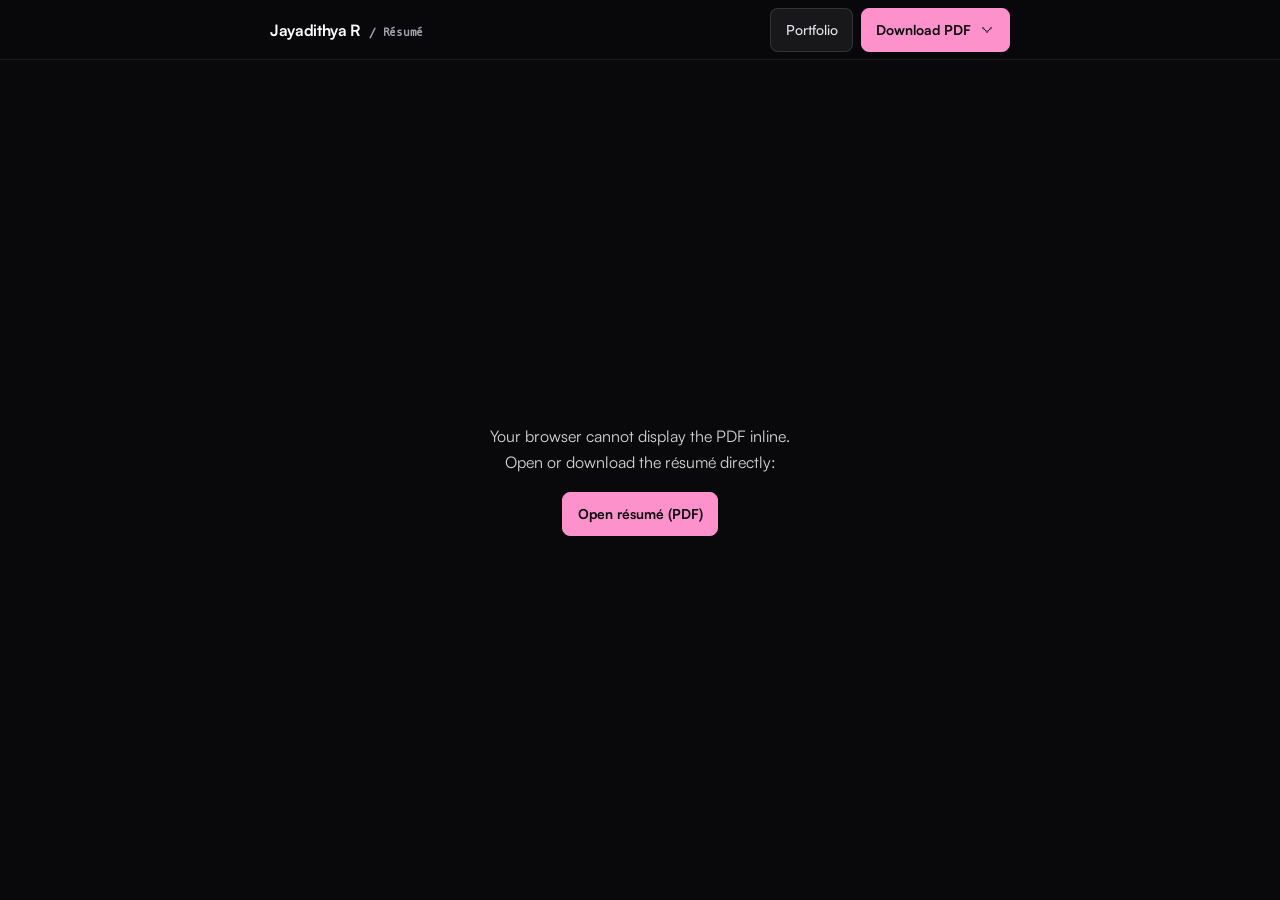
<file: resume/index.html>
<!doctype html>
<html lang="en">
  <head>
    <meta charset="UTF-8" />
    <meta name="viewport" content="width=device-width, initial-scale=1.0" />
    <title>Jayadithya R - Résumé</title>
    <meta
      name="description"
      content="Résumé of Jayadithya R - AI/ML systems engineer building Rust tokenizers, MLIR compilers, and local inference tooling. Chennai, India."
    />
    <meta property="og:title" content="Jayadithya R - Résumé" />
    <meta
      property="og:description"
      content="Résumé of Jayadithya R - AI/ML systems engineer building Rust tokenizers, MLIR compilers, and local inference tooling."
    />
    <meta property="og:type" content="profile" />
    <meta property="og:url" content="https://jayadithya.is-a.dev/resume" />
    <meta property="og:image" content="https://jayadithya.is-a.dev/images/og-banner.jpg" />
    <meta property="og:image:width" content="1200" />
    <meta property="og:image:height" content="630" />
    <meta name="twitter:card" content="summary_large_image" />
    <meta name="robots" content="index, follow" />
    <link rel="canonical" href="https://jayadithya.is-a.dev/resume" />
    <meta name="theme-color" content="#09090b" />
    <link rel="icon" href="../favicon/favicon.ico" sizes="any" />
    <link rel="icon" type="image/png" sizes="32x32" href="../favicon/favicon-32x32.png" />
    <style>
      @font-face {
        font-family: "Satoshi";
        font-style: normal;
        font-weight: 400;
        font-display: swap;
        src: url("../fonts/satoshi-regular.woff2") format("woff2");
      }
      @font-face {
        font-family: "Satoshi";
        font-style: normal;
        font-weight: 500;
        font-display: swap;
        src: url("../fonts/satoshi-medium.woff2") format("woff2");
      }
      @font-face {
        font-family: "Satoshi";
        font-style: normal;
        font-weight: 600 700;
        font-display: swap;
        src: url("../fonts/satoshi-bold.woff2") format("woff2");
      }
      @font-face {
        font-family: "Mononoki";
        font-style: normal;
        font-weight: 400;
        font-display: swap;
        src: url("../fonts/mononoki-regular.woff2") format("woff2");
      }
      ::selection {
        background: #fd91cc;
        color: #09090b;
      }
      :focus-visible {
        outline: 2px solid #fd91cc;
        outline-offset: 2px;
      }
      * {
        box-sizing: border-box;
      }
      html {
        scroll-padding-top: 4.5rem;
      }
      html,
      body {
        margin: 0;
        padding: 0;
        min-height: 100%;
        background: #09090b;
        color: #e6e7eb;
        font-family: "Satoshi", ui-sans-serif, system-ui, sans-serif;
        font-size: 16px;
        font-size-adjust: from-font;
        overflow-wrap: break-word;
      }
      a {
        overflow-wrap: anywhere;
      }
      .px-icon {
        width: 16px;
        height: 16px;
        image-rendering: pixelated;
        flex-shrink: 0;
      }
      .bar {
        position: fixed;
        top: 0;
        left: 0;
        right: 0;
        height: 3.75rem;
        z-index: 20;
        display: flex;
        align-items: center;
        justify-content: space-between;
        gap: 0.75rem;
        padding: 0 1rem;
        background: rgba(9, 9, 11, 0.92);
        backdrop-filter: blur(12px);
        border-bottom: 1px solid rgba(255, 255, 255, 0.08);
      }
      .bar-inner {
        width: 100%;
        max-width: 740px;
        margin: 0 auto;
        display: flex;
        align-items: center;
        justify-content: space-between;
        gap: 0.75rem;
      }
      .who-link {
        display: inline-flex;
        align-items: center;
        min-height: 44px;
        text-decoration: none;
        color: #ffffff;
      }
      .who-link:hover .who {
        color: #fd91cc;
      }
      .who {
        font-family: "Satoshi", ui-sans-serif, system-ui, sans-serif;
        font-weight: 600;
        font-size: 1rem;
        letter-spacing: -0.02em;
        color: #ffffff;
        white-space: nowrap;
        transition: color 0.15s ease;
      }
      .who span {
        font-family: "Mononoki", ui-monospace, monospace;
        font-size: 0.75rem;
        color: #a1a1aa;
        margin-left: 0.35rem;
      }
      .actions {
        display: flex;
        align-items: center;
        gap: 0.5rem;
        flex-shrink: 0;
      }
      .btn {
        display: inline-flex;
        align-items: center;
        justify-content: center;
        gap: 0.45rem;
        padding: 0.5rem 0.9rem;
        font-size: 0.875rem;
        font-family: "Satoshi", ui-sans-serif, system-ui, sans-serif;
        font-weight: 500;
        border: 1px solid rgba(255, 255, 255, 0.12);
        border-radius: 0.5rem;
        background: #18181b;
        color: #e6e7eb;
        text-decoration: none;
        white-space: nowrap;
        transition: background-color 0.15s ease, border-color 0.15s ease, color 0.15s ease;
        min-height: 44px;
      }
      .btn:hover {
        border-color: rgba(253, 145, 204, 0.7);
        color: #ffffff;
      }
      .btn.primary {
        background: #fd91cc;
        color: #09090b;
        border-color: #fd91cc;
        font-family: "Satoshi", ui-sans-serif, system-ui, sans-serif;
        font-weight: 600;
      }
      .btn.primary:hover,
      .btn.primary:focus-visible {
        background: #ffffff;
        border-color: #ffffff;
        color: #09090b;
      }
      .frame {
        position: fixed;
        top: 3.75rem;
        left: 0;
        right: 0;
        bottom: 0;
        width: 100%;
        height: calc(100% - 3.75rem);
        border: 0;
        background: #09090b;
      }
      .fallback {
        position: fixed;
        top: 3.75rem;
        left: 0;
        right: 0;
        bottom: 0;
        display: flex;
        flex-direction: column;
        align-items: center;
        justify-content: center;
        gap: 1rem;
        text-align: center;
        padding: 1.5rem;
      }
      .fallback p {
        margin: 0;
        line-height: 1.6;
        color: #d4d4d8;
      }
      .mobile-view {
        display: none;
      }
      @media (max-width: 900px), (pointer: coarse) {
        .frame {
          display: none;
        }
        .mobile-view {
          display: flex;
          flex-direction: column;
          padding: 5.25rem 1.25rem 3rem;
          max-width: 640px;
          margin: 0 auto;
          gap: 1.5rem;
        }
        .mobile-header h1 {
          font-family: "Satoshi", ui-sans-serif, system-ui, sans-serif;
          font-weight: 600;
          letter-spacing: -0.025em;
          font-size: 1.875rem;
          color: #ffffff;
          margin: 0 0 0.35rem;
          line-height: 1.1;
        }
        .mobile-header .role {
          color: #fd91cc;
          font-size: 1rem;
          margin: 0 0 0.45rem;
          font-weight: 500;
        }
        .mobile-header .meta {
          color: #a1a1aa;
          font-size: 0.875rem;
          line-height: 1.5;
          margin: 0;
        }
        .mobile-actions {
          display: flex;
          flex-direction: column;
          gap: 0.75rem;
        }
        .mobile-actions .btn {
          min-height: 48px;
          font-size: 0.9375rem;
          width: 100%;
        }
        .mobile-card {
          background: #0c0c0f;
          border: 1px solid rgba(255, 255, 255, 0.08);
          border-radius: 0.75rem;
          padding: 1.25rem;
        }
        .mobile-card h2 {
          font-family: "Satoshi", ui-sans-serif, system-ui, sans-serif;
          font-weight: 600;
          letter-spacing: -0.02em;
          font-size: 1.125rem;
          color: #ffffff;
          margin: 0 0 0.9rem;
        }
        .mobile-card ul {
          margin: 0;
          padding: 0;
          list-style: none;
          display: flex;
          flex-direction: column;
          gap: 0.9rem;
          font-size: 0.9375rem;
          line-height: 1.5;
        }
        .mobile-card li strong {
          color: #fd91cc;
          display: block;
          font-weight: 500;
        }
        .mobile-card li span {
          color: #d4d4d8;
          letter-spacing: 0.01em;
          line-height: 1.6;
        }
      }
      @media (max-width: 480px) {
        .bar {
          padding: 0 0.75rem;
        }
        .who {
          font-size: 0.9375rem;
        }
        .who span {
          display: none;
        }
        .bar .btn {
          padding: 0.45rem 0.7rem;
          font-size: 0.8125rem;
          min-width: 44px;
        }
      }
      @media (max-width: 420px) {
        .hide-xs {
          display: none;
        }
      }
      @media (prefers-reduced-motion: reduce) {
        *, *::before, *::after {
          transition-duration: 0.01ms !important;
        }
      }
    </style>
  </head>
  <body>
    <header class="bar">
      <div class="bar-inner">
        <a href="../" class="who-link" aria-label="Back to portfolio">
          <span class="who">Jayadithya R <span>/ Résumé</span></span>
        </a>
        <div class="actions">
          <a class="btn" href="../">Portfolio</a>
          <a
            class="btn primary"
            href="./Jayadithya_R_Resume.pdf"
            download="Jayadithya_R_Resume.pdf"
            aria-label="Download PDF"
          >
            <span><span class="hide-xs">Download </span>PDF</span>
            <svg class="px-icon" viewBox="0 0 24 24" fill="currentColor" aria-hidden="true"><path d="M13 16h-2v-2h2v2Zm-2-2H9v-2h2v2Zm4 0h-2v-2h2v2Zm-6-2H7v-2h2v2Zm8 0h-2v-2h2v2ZM7 10H5V8h2v2Zm12 0h-2V8h2v2Z"/></svg>
          </a>
        </div>
      </div>
    </header>

    <!-- Desktop PDF Frame -->
    <object
      data="./Jayadithya_R_Resume.pdf#view=FitH"
      type="application/pdf"
      class="frame"
      aria-label="Jayadithya R Résumé (PDF)"
    >
      <div class="fallback">
        <p>
          Your browser cannot display the PDF inline.<br />
          Open or download the résumé directly:
        </p>
        <a
          class="btn primary"
          href="./Jayadithya_R_Resume.pdf"
          target="_blank"
          rel="noopener noreferrer"
        >
          Open résumé (PDF)
        </a>
      </div>
    </object>

    <!-- Touch & Compact Viewport Experience -->
    <main class="mobile-view">
      <div class="mobile-header">
        <h1>Jayadithya R</h1>
        <p class="role">AI/ML systems engineer</p>
        <p class="meta">
          2026 B.Tech, Chennai &middot; Open to full-time roles, remote or relocation<br />
          <a href="mailto:rjayadithya11@gmail.com" style="color: #fd91cc; text-decoration: none;">rjayadithya11@gmail.com</a>
        </p>
      </div>

      <div class="mobile-actions">
        <a
          class="btn primary"
          href="./Jayadithya_R_Resume.pdf"
          target="_blank"
          rel="noopener noreferrer"
        >
          <span>Open full PDF</span>
          <svg class="px-icon" viewBox="0 0 24 24" fill="currentColor" aria-hidden="true"><path d="M12 4h8v2h-8zM16 6h4v2h-4zM14 8h2v2h-2zM18 8h2v4h-2zM12 10h2v2h-2zM10 12h2v2h-2zM8 14h2v2h-2zM6 16h2v2h-2zM4 18h2v2h-2z"/></svg>
        </a>
        <a
          class="btn"
          href="./Jayadithya_R_Resume.pdf"
          download="Jayadithya_R_Resume.pdf"
        >
          Download PDF
        </a>
      </div>

      <div class="mobile-card">
        <h2>Core receipts</h2>
        <ul>
          <li>
            <strong>Blubridge Technologies (compiler intern)</strong>
            <span>Early compiler engineer on Nova MLIR (arXiv:2608.00029), lowering passes toward PTX and mentoring 4 engineers.</span>
          </li>
          <li>
            <strong>First author, IEEE TQCEBT 2026</strong>
            <span>Distilled Qwen3-VL-8B into a 2B student (3.14x VRAM cut, 91.6% quality), backed by 297 blind human ratings (r = 0.303, p &lt; 0.05).</span>
          </li>
          <li>
            <strong>Partha Tamil Tokenizer</strong>
            <span>Custom Rust BPE engine with 50.2% fewer tokens than OpenAI o200k and 100% ByteFallback decode fidelity.</span>
          </li>
          <li>
            <strong>D1-Triage</strong>
            <span>Liquid AI d1-3B hybrid SSM ranking Semgrep Java alerts (~12ms T4 forward pass) using full-method logit-readout LoRA (0.8339 GHSA L3 AUC; 0.6027 within-rule AUC; 0.3023 P@90R).</span>
          </li>
          <li>
            <strong>mono (v1.2.0)</strong>
            <span>Offline Android voice notebook using Kotlin MediaCodec, libcactus.a C++ JNI, fine-tuned Whistle (14.71% Svarah WER), and Needle 3 (93.3% task exact match).</span>
          </li>
        </ul>
      </div>

      <div style="text-align: center; margin-top: 0.5rem;">
        <a href="../" class="btn" style="padding: 0.6rem 1.25rem;">&larr; Back to portfolio</a>
      </div>
    </main>
  </body>
</html>
</file>
<file: styles.css>
/*! tailwindcss v4.3.5 | MIT License | https://tailwindcss.com */
@layer properties{@supports (((-webkit-hyphens:none)) and (not (margin-trim:block))) or ((-moz-orient:inline) and (not (color:rgb(from red r g b)))){*,:before,:after,::backdrop{--tw-rotate-x:initial;--tw-rotate-y:initial;--tw-rotate-z:initial;--tw-skew-x:initial;--tw-skew-y:initial;--tw-space-y-reverse:0;--tw-divide-y-reverse:0;--tw-border-style:solid;--tw-leading:initial;--tw-font-weight:initial;--tw-tracking:initial;--tw-ordinal:initial;--tw-slashed-zero:initial;--tw-numeric-figure:initial;--tw-numeric-spacing:initial;--tw-numeric-fraction:initial;--tw-shadow:0 0 #0000;--tw-shadow-color:initial;--tw-shadow-alpha:100%;--tw-inset-shadow:0 0 #0000;--tw-inset-shadow-color:initial;--tw-inset-shadow-alpha:100%;--tw-ring-color:initial;--tw-ring-shadow:0 0 #0000;--tw-inset-ring-color:initial;--tw-inset-ring-shadow:0 0 #0000;--tw-ring-inset:initial;--tw-ring-offset-width:0px;--tw-ring-offset-color:#fff;--tw-ring-offset-shadow:0 0 #0000;--tw-outline-style:solid;--tw-blur:initial;--tw-brightness:initial;--tw-contrast:initial;--tw-grayscale:initial;--tw-hue-rotate:initial;--tw-invert:initial;--tw-opacity:initial;--tw-saturate:initial;--tw-sepia:initial;--tw-drop-shadow:initial;--tw-drop-shadow-color:initial;--tw-drop-shadow-alpha:100%;--tw-drop-shadow-size:initial;--tw-backdrop-blur:initial;--tw-backdrop-brightness:initial;--tw-backdrop-contrast:initial;--tw-backdrop-grayscale:initial;--tw-backdrop-hue-rotate:initial;--tw-backdrop-invert:initial;--tw-backdrop-opacity:initial;--tw-backdrop-saturate:initial;--tw-backdrop-sepia:initial;--tw-duration:initial;--tw-ease:initial;--tw-translate-x:0;--tw-translate-y:0;--tw-translate-z:0}}}@layer theme{:root,:host{--font-sans:"IBM Plex Sans", ui-sans-serif, system-ui, sans-serif;--font-mono:"IBM Plex Mono", ui-monospace, SFMono-Regular, monospace;--color-zinc-100:oklch(96.7% .001 286.375);--color-zinc-200:oklch(92% .004 286.32);--color-zinc-300:oklch(87.1% .006 286.286);--color-zinc-400:oklch(70.5% .015 286.067);--color-zinc-800:oklch(27.4% .006 286.033);--color-zinc-900:oklch(21% .006 285.885);--color-zinc-950:oklch(14.1% .005 285.823);--color-black:#000;--color-white:#fff;--spacing:.25rem;--container-xs:20rem;--container-lg:32rem;--text-xs:.75rem;--text-xs--line-height:calc(1 / .75);--text-sm:.875rem;--text-sm--line-height:calc(1.25 / .875);--text-base:1rem;--text-base--line-height:calc(1.5 / 1);--text-lg:1.125rem;--text-lg--line-height:calc(1.75 / 1.125);--text-2xl:1.5rem;--text-2xl--line-height:calc(2 / 1.5);--text-3xl:1.875rem;--text-3xl--line-height:calc(2.25 / 1.875);--font-weight-medium:500;--font-weight-semibold:600;--tracking-tight:-.025em;--leading-relaxed:1.625;--radius-md:.375rem;--radius-lg:.5rem;--radius-xl:.75rem;--ease-out:cubic-bezier(0, 0, .2, 1);--blur-md:12px;--default-transition-duration:.15s;--default-transition-timing-function:cubic-bezier(.4, 0, .2, 1);--default-font-family:var(--font-sans);--default-mono-font-family:var(--font-mono)}}@layer base{*,:after,:before,::backdrop{box-sizing:border-box;border:0 solid;margin:0;padding:0}::file-selector-button{box-sizing:border-box;border:0 solid;margin:0;padding:0}html,:host{-webkit-text-size-adjust:100%;tab-size:4;line-height:1.5;font-family:var(--default-font-family,-apple-system, BlinkMacSystemFont, "Segoe UI", Roboto, "Helvetica Neue", "Noto Sans", Arial, sans-serif, "Apple Color Emoji", "Segoe UI Emoji", "Segoe UI Symbol", "Noto Color Emoji");font-feature-settings:var(--default-font-feature-settings,normal);font-variation-settings:var(--default-font-variation-settings,normal);-webkit-tap-highlight-color:transparent}hr{height:0;color:inherit;border-top-width:1px}abbr:where([title]){-webkit-text-decoration:underline dotted;text-decoration:underline dotted}h1,h2,h3,h4,h5,h6{font-size:inherit;font-weight:inherit}a{color:inherit;-webkit-text-decoration:inherit;-webkit-text-decoration:inherit;-webkit-text-decoration:inherit;text-decoration:inherit}b,strong{font-weight:bolder}code,kbd,samp,pre{font-family:var(--default-mono-font-family,ui-monospace, SFMono-Regular, Menlo, Monaco, Consolas, "Liberation Mono", "Courier New", monospace);font-feature-settings:var(--default-mono-font-feature-settings,normal);font-variation-settings:var(--default-mono-font-variation-settings,normal);font-size:1em}small{font-size:80%}sub,sup{vertical-align:baseline;font-size:75%;line-height:0;position:relative}sub{bottom:-.25em}sup{top:-.5em}table{text-indent:0;border-color:inherit;border-collapse:collapse}:-moz-focusring:where(:not(iframe)){outline:auto}progress{vertical-align:baseline}summary{display:list-item}ol,ul,menu{list-style:none}img,svg,video,canvas,audio,iframe,embed,object{vertical-align:middle;display:block}img,video{max-width:100%;height:auto}button,input,select,optgroup,textarea{font:inherit;font-feature-settings:inherit;font-variation-settings:inherit;letter-spacing:inherit;color:inherit;opacity:1;background-color:#0000;border-radius:0}::file-selector-button{font:inherit;font-feature-settings:inherit;font-variation-settings:inherit;letter-spacing:inherit;color:inherit;opacity:1;background-color:#0000;border-radius:0}:where(select:is([multiple],[size])) optgroup{font-weight:bolder}:where(select:is([multiple],[size])) optgroup option{padding-inline-start:20px}::file-selector-button{margin-inline-end:4px}::placeholder{opacity:1}@supports (not ((-webkit-appearance:-apple-pay-button))) or (contain-intrinsic-size:1px){::placeholder{color:currentColor}@supports (color:color-mix(in lab, red, red)){::placeholder{color:color-mix(in oklab, currentcolor 50%, transparent)}}}textarea{resize:vertical}::-webkit-search-decoration{-webkit-appearance:none}::-webkit-date-and-time-value{min-height:1lh;text-align:inherit}::-webkit-datetime-edit{display:inline-flex}::-webkit-datetime-edit-fields-wrapper{padding:0}::-webkit-datetime-edit{padding-block:0}::-webkit-datetime-edit-year-field{padding-block:0}::-webkit-datetime-edit-month-field{padding-block:0}::-webkit-datetime-edit-day-field{padding-block:0}::-webkit-datetime-edit-hour-field{padding-block:0}::-webkit-datetime-edit-minute-field{padding-block:0}::-webkit-datetime-edit-second-field{padding-block:0}::-webkit-datetime-edit-millisecond-field{padding-block:0}::-webkit-datetime-edit-meridiem-field{padding-block:0}::-webkit-calendar-picker-indicator{line-height:1}:-moz-ui-invalid{box-shadow:none}button,input:where([type=button],[type=reset],[type=submit]){appearance:button}::file-selector-button{appearance:button}::-webkit-inner-spin-button{height:auto}::-webkit-outer-spin-button{height:auto}[hidden]:where(:not([hidden=until-found])){display:none!important}}@layer components;@layer utilities{.pointer-events-none{pointer-events:none}.visible{visibility:visible}.sr-only{clip-path:inset(50%);white-space:nowrap;border-width:0;width:1px;height:1px;margin:-1px;padding:0;position:absolute;overflow:hidden}.absolute{position:absolute}.fixed{position:fixed}.relative{position:relative}.static{position:static}.sticky{position:sticky}.top-0{top:0}.left-0{left:0}.z-10{z-index:10}.z-30{z-index:30}.z-40{z-index:40}.m-auto{margin:auto}.mx-auto{margin-inline:auto}.-mt-10{margin-top:calc(var(--spacing) * -10)}.mt-0\.5{margin-top:calc(var(--spacing) * .5)}.mt-1{margin-top:var(--spacing)}.mt-2{margin-top:calc(var(--spacing) * 2)}.mt-2\.5{margin-top:calc(var(--spacing) * 2.5)}.mt-3{margin-top:calc(var(--spacing) * 3)}.mt-3\.5{margin-top:calc(var(--spacing) * 3.5)}.mt-4{margin-top:calc(var(--spacing) * 4)}.mt-5{margin-top:calc(var(--spacing) * 5)}.mt-6{margin-top:calc(var(--spacing) * 6)}.mt-20{margin-top:calc(var(--spacing) * 20)}.mb-2{margin-bottom:calc(var(--spacing) * 2)}.block{display:block}.contents{display:contents}.flex{display:flex}.grid{display:grid}.hidden{display:none}.inline{display:inline}.inline-block{display:inline-block}.inline-flex{display:inline-flex}.table{display:table}.aspect-square{aspect-ratio:1}.size-1\.5{width:calc(var(--spacing) * 1.5);height:calc(var(--spacing) * 1.5)}.h-1\.5{height:calc(var(--spacing) * 1.5)}.h-2\.5{height:calc(var(--spacing) * 2.5)}.h-4{height:calc(var(--spacing) * 4)}.h-5{height:calc(var(--spacing) * 5)}.h-8{height:calc(var(--spacing) * 8)}.h-14{height:calc(var(--spacing) * 14)}.h-20{height:calc(var(--spacing) * 20)}.h-auto{height:auto}.max-h-72{max-height:calc(var(--spacing) * 72)}.min-h-\[44px\]{min-height:44px}.min-h-\[100dvh\]{min-height:100dvh}.w-1\.5{width:calc(var(--spacing) * 1.5)}.w-2\.5{width:calc(var(--spacing) * 2.5)}.w-4{width:calc(var(--spacing) * 4)}.w-5{width:calc(var(--spacing) * 5)}.w-8{width:calc(var(--spacing) * 8)}.w-20{width:calc(var(--spacing) * 20)}.w-\[92\%\]{width:92%}.w-full{width:100%}.w-max{width:max-content}.max-w-\[58ch\]{max-width:58ch}.max-w-\[740px\]{max-width:740px}.max-w-lg{max-width:var(--container-lg)}.max-w-prose{max-width:65ch}.max-w-xs{max-width:var(--container-xs)}.min-w-0{min-width:0}.min-w-\[132px\]{min-width:132px}.min-w-\[540px\]{min-width:540px}.flex-shrink{flex-shrink:1}.shrink-0{flex-shrink:0}.rotate-45{rotate:45deg}.rotate-180{rotate:180deg}.transform{transform:var(--tw-rotate-x, ) var(--tw-rotate-y, ) var(--tw-rotate-z, ) var(--tw-skew-x, ) var(--tw-skew-y, )}.cursor-pointer{cursor:pointer}.resize{resize:both}.scroll-mt-16{scroll-margin-top:calc(var(--spacing) * 16)}.auto-cols-fr{grid-auto-columns:minmax(0,1fr)}.grid-flow-col{grid-auto-flow:column}.grid-cols-1{grid-template-columns:repeat(1,minmax(0,1fr))}.grid-rows-7{grid-template-rows:repeat(7,minmax(0,1fr))}.flex-col{flex-direction:column}.flex-wrap{flex-wrap:wrap}.place-items-center{place-items:center}.items-baseline{align-items:baseline}.items-center{align-items:center}.items-end{align-items:flex-end}.items-start{align-items:flex-start}.justify-between{justify-content:space-between}.justify-center{justify-content:center}.justify-end{justify-content:flex-end}.gap-1{gap:var(--spacing)}.gap-1\.5{gap:calc(var(--spacing) * 1.5)}.gap-2{gap:calc(var(--spacing) * 2)}.gap-2\.5{gap:calc(var(--spacing) * 2.5)}.gap-3{gap:calc(var(--spacing) * 3)}.gap-4{gap:calc(var(--spacing) * 4)}.gap-\[3px\]{gap:3px}:where(.space-y-1>:not(:last-child)){--tw-space-y-reverse:0;margin-block-start:calc(var(--spacing) * var(--tw-space-y-reverse));margin-block-end:calc(var(--spacing) * calc(1 - var(--tw-space-y-reverse)))}:where(.space-y-1\.5>:not(:last-child)){--tw-space-y-reverse:0;margin-block-start:calc(calc(var(--spacing) * 1.5) * var(--tw-space-y-reverse));margin-block-end:calc(calc(var(--spacing) * 1.5) * calc(1 - var(--tw-space-y-reverse)))}:where(.space-y-2\.5>:not(:last-child)){--tw-space-y-reverse:0;margin-block-start:calc(calc(var(--spacing) * 2.5) * var(--tw-space-y-reverse));margin-block-end:calc(calc(var(--spacing) * 2.5) * calc(1 - var(--tw-space-y-reverse)))}.gap-x-4{column-gap:calc(var(--spacing) * 4)}.gap-y-1{row-gap:var(--spacing)}:where(.divide-y>:not(:last-child)){--tw-divide-y-reverse:0;border-bottom-style:var(--tw-border-style);border-top-style:var(--tw-border-style);border-top-width:calc(1px * var(--tw-divide-y-reverse));border-bottom-width:calc(1px * calc(1 - var(--tw-divide-y-reverse)))}:where(.divide-white\/\[0\.08\]>:not(:last-child)){border-color:#ffffff14}@supports (color:color-mix(in lab, red, red)){:where(.divide-white\/\[0\.08\]>:not(:last-child)){border-color:color-mix(in oklab, var(--color-white) 8%, transparent)}}.overflow-hidden{overflow:hidden}.overflow-x-auto{overflow-x:auto}.overflow-x-clip{overflow-x:clip}.overflow-y-auto{overflow-y:auto}.scroll-smooth{scroll-behavior:smooth}.rounded{border-radius:.25rem}.rounded-\[2px\]{border-radius:2px}.rounded-full{border-radius:2147483647px}.rounded-lg{border-radius:var(--radius-lg)}.rounded-md{border-radius:var(--radius-md)}.rounded-xl{border-radius:var(--radius-xl)}.border{border-style:var(--tw-border-style);border-width:1px}.border-4{border-style:var(--tw-border-style);border-width:4px}.border-x{border-inline-style:var(--tw-border-style);border-inline-width:1px}.border-t{border-top-style:var(--tw-border-style);border-top-width:1px}.border-b{border-bottom-style:var(--tw-border-style);border-bottom-width:1px}.border-\[\#09090b\]{border-color:#09090b}.border-\[\#fd91cc\]\/60{border-color:oklab(78.8128% .142948 -.0328642/.6)}.border-white\/\[0\.1\]{border-color:#ffffff1a}@supports (color:color-mix(in lab, red, red)){.border-white\/\[0\.1\]{border-color:color-mix(in oklab, var(--color-white) 10%, transparent)}}.border-white\/\[0\.06\]{border-color:#ffffff0f}@supports (color:color-mix(in lab, red, red)){.border-white\/\[0\.06\]{border-color:color-mix(in oklab, var(--color-white) 6%, transparent)}}.border-white\/\[0\.07\]{border-color:#ffffff12}@supports (color:color-mix(in lab, red, red)){.border-white\/\[0\.07\]{border-color:color-mix(in oklab, var(--color-white) 7.0%, transparent)}}.border-white\/\[0\.08\]{border-color:#ffffff14}@supports (color:color-mix(in lab, red, red)){.border-white\/\[0\.08\]{border-color:color-mix(in oklab, var(--color-white) 8%, transparent)}}.border-white\/\[0\.12\]{border-color:#ffffff1f}@supports (color:color-mix(in lab, red, red)){.border-white\/\[0\.12\]{border-color:color-mix(in oklab, var(--color-white) 12%, transparent)}}.border-white\/\[0\.14\]{border-color:#ffffff24}@supports (color:color-mix(in lab, red, red)){.border-white\/\[0\.14\]{border-color:color-mix(in oklab, var(--color-white) 14.0%, transparent)}}.bg-\[\#0c0c0f\]{background-color:#0c0c0f}.bg-\[\#0d0d11\]{background-color:#0d0d11}.bg-\[\#09090b\]{background-color:#09090b}.bg-\[\#09090b\]\/90{background-color:oklab(14.0765% .00119591 -.00421972/.9)}.bg-\[\#fd91cc\]{background-color:#fd91cc}.bg-\[\#fd91cc\]\/25{background-color:oklab(78.8128% .142948 -.0328642/.25)}.bg-\[\#fd91cc\]\/45{background-color:oklab(78.8128% .142948 -.0328642/.45)}.bg-\[\#fd91cc\]\/70{background-color:oklab(78.8128% .142948 -.0328642/.7)}.bg-transparent{background-color:#0000}.bg-white{background-color:var(--color-white)}.bg-zinc-800{background-color:var(--color-zinc-800)}.bg-zinc-800\/90{background-color:#27272ae6}@supports (color:color-mix(in lab, red, red)){.bg-zinc-800\/90{background-color:color-mix(in oklab, var(--color-zinc-800) 90%, transparent)}}.bg-zinc-900{background-color:var(--color-zinc-900)}.bg-zinc-900\/60{background-color:#18181b99}@supports (color:color-mix(in lab, red, red)){.bg-zinc-900\/60{background-color:color-mix(in oklab, var(--color-zinc-900) 60%, transparent)}}.bg-zinc-900\/70{background-color:#18181bb3}@supports (color:color-mix(in lab, red, red)){.bg-zinc-900\/70{background-color:color-mix(in oklab, var(--color-zinc-900) 70%, transparent)}}.bg-zinc-950\/60{background-color:#09090b99}@supports (color:color-mix(in lab, red, red)){.bg-zinc-950\/60{background-color:color-mix(in oklab, var(--color-zinc-950) 60%, transparent)}}.object-contain{object-fit:contain}.object-cover{object-fit:cover}.p-0{padding:0}.p-2{padding:calc(var(--spacing) * 2)}.p-4{padding:calc(var(--spacing) * 4)}.px-1{padding-inline:var(--spacing)}.px-2{padding-inline:calc(var(--spacing) * 2)}.px-2\.5{padding-inline:calc(var(--spacing) * 2.5)}.px-3{padding-inline:calc(var(--spacing) * 3)}.px-3\.5{padding-inline:calc(var(--spacing) * 3.5)}.px-4{padding-inline:calc(var(--spacing) * 4)}.py-1{padding-block:var(--spacing)}.py-1\.5{padding-block:calc(var(--spacing) * 1.5)}.py-2{padding-block:calc(var(--spacing) * 2)}.py-2\.5{padding-block:calc(var(--spacing) * 2.5)}.py-3\.5{padding-block:calc(var(--spacing) * 3.5)}.py-4{padding-block:calc(var(--spacing) * 4)}.py-5{padding-block:calc(var(--spacing) * 5)}.py-6{padding-block:calc(var(--spacing) * 6)}.py-8{padding-block:calc(var(--spacing) * 8)}.pt-0\.5{padding-top:calc(var(--spacing) * .5)}.pt-1{padding-top:var(--spacing)}.pt-3{padding-top:calc(var(--spacing) * 3)}.pt-3\.5{padding-top:calc(var(--spacing) * 3.5)}.pt-4{padding-top:calc(var(--spacing) * 4)}.pb-1{padding-bottom:var(--spacing)}.pb-7{padding-bottom:calc(var(--spacing) * 7)}.text-center{text-align:center}.text-left{text-align:left}.font-mono{font-family:var(--font-mono)}.text-2xl{font-size:var(--text-2xl);line-height:var(--tw-leading,var(--text-2xl--line-height))}.text-base{font-size:var(--text-base);line-height:var(--tw-leading,var(--text-base--line-height))}.text-lg{font-size:var(--text-lg);line-height:var(--tw-leading,var(--text-lg--line-height))}.text-sm{font-size:var(--text-sm);line-height:var(--tw-leading,var(--text-sm--line-height))}.text-xs{font-size:var(--text-xs);line-height:var(--tw-leading,var(--text-xs--line-height))}.leading-\[1\.15\]{--tw-leading:1.15;line-height:1.15}.leading-relaxed{--tw-leading:var(--leading-relaxed);line-height:var(--leading-relaxed)}.font-medium{--tw-font-weight:var(--font-weight-medium);font-weight:var(--font-weight-medium)}.font-semibold{--tw-font-weight:var(--font-weight-semibold);font-weight:var(--font-weight-semibold)}.tracking-\[-0\.01em\]{--tw-tracking:-.01em;letter-spacing:-.01em}.tracking-\[-0\.02em\]{--tw-tracking:-.02em;letter-spacing:-.02em}.tracking-\[-0\.015em\]{--tw-tracking:-.015em;letter-spacing:-.015em}.tracking-tight{--tw-tracking:var(--tracking-tight);letter-spacing:var(--tracking-tight)}.whitespace-nowrap{white-space:nowrap}.text-\[\#09090b\]{color:#09090b}.text-\[\#e6e7eb\]{color:#e6e7eb}.text-\[\#fd91cc\]{color:#fd91cc}.text-white{color:var(--color-white)}.text-zinc-100{color:var(--color-zinc-100)}.text-zinc-200{color:var(--color-zinc-200)}.text-zinc-300{color:var(--color-zinc-300)}.text-zinc-400{color:var(--color-zinc-400)}.tabular-nums{--tw-numeric-spacing:tabular-nums;font-variant-numeric:var(--tw-ordinal, ) var(--tw-slashed-zero, ) var(--tw-numeric-figure, ) var(--tw-numeric-spacing, ) var(--tw-numeric-fraction, )}.underline{text-decoration-line:underline}.decoration-white\/20{text-decoration-color:#fff3}@supports (color:color-mix(in lab, red, red)){.decoration-white\/20{-webkit-text-decoration-color:color-mix(in oklab, var(--color-white) 20%, transparent);-webkit-text-decoration-color:color-mix(in oklab, var(--color-white) 20%, transparent);text-decoration-color:color-mix(in oklab, var(--color-white) 20%, transparent)}}.decoration-white\/25{text-decoration-color:#ffffff40}@supports (color:color-mix(in lab, red, red)){.decoration-white\/25{-webkit-text-decoration-color:color-mix(in oklab, var(--color-white) 25%, transparent);-webkit-text-decoration-color:color-mix(in oklab, var(--color-white) 25%, transparent);text-decoration-color:color-mix(in oklab, var(--color-white) 25%, transparent)}}.underline-offset-4{text-underline-offset:4px}.antialiased{-webkit-font-smoothing:antialiased;-moz-osx-font-smoothing:grayscale}.caret-\[\#fd91cc\]{caret-color:#fd91cc}.opacity-0{opacity:0}.shadow-2xl{--tw-shadow:0 25px 50px -12px var(--tw-shadow-color,#00000040);box-shadow:var(--tw-inset-shadow), var(--tw-inset-ring-shadow), var(--tw-ring-offset-shadow), var(--tw-ring-shadow), var(--tw-shadow)}.shadow-lg{--tw-shadow:0 10px 15px -3px var(--tw-shadow-color,#0000001a), 0 4px 6px -4px var(--tw-shadow-color,#0000001a);box-shadow:var(--tw-inset-shadow), var(--tw-inset-ring-shadow), var(--tw-ring-offset-shadow), var(--tw-ring-shadow), var(--tw-shadow)}.ring-1{--tw-ring-shadow:var(--tw-ring-inset, ) 0 0 0 calc(1px + var(--tw-ring-offset-width)) var(--tw-ring-color,currentcolor);box-shadow:var(--tw-inset-shadow), var(--tw-inset-ring-shadow), var(--tw-ring-offset-shadow), var(--tw-ring-shadow), var(--tw-shadow)}.shadow-black\/80{--tw-shadow-color:#000c}@supports (color:color-mix(in lab, red, red)){.shadow-black\/80{--tw-shadow-color:color-mix(in oklab, color-mix(in oklab, var(--color-black) 80%, transparent) var(--tw-shadow-alpha), transparent)}}.ring-white\/15{--tw-ring-color:#ffffff26}@supports (color:color-mix(in lab, red, red)){.ring-white\/15{--tw-ring-color:color-mix(in oklab, var(--color-white) 15%, transparent)}}.outline{outline-style:var(--tw-outline-style);outline-width:1px}.grayscale{--tw-grayscale:grayscale(100%);filter:var(--tw-blur, ) var(--tw-brightness, ) var(--tw-contrast, ) var(--tw-grayscale, ) var(--tw-hue-rotate, ) var(--tw-invert, ) var(--tw-saturate, ) var(--tw-sepia, ) var(--tw-drop-shadow, )}.filter{filter:var(--tw-blur, ) var(--tw-brightness, ) var(--tw-contrast, ) var(--tw-grayscale, ) var(--tw-hue-rotate, ) var(--tw-invert, ) var(--tw-saturate, ) var(--tw-sepia, ) var(--tw-drop-shadow, )}.backdrop-blur-md{--tw-backdrop-blur:blur(var(--blur-md));-webkit-backdrop-filter:var(--tw-backdrop-blur, ) var(--tw-backdrop-brightness, ) var(--tw-backdrop-contrast, ) var(--tw-backdrop-grayscale, ) var(--tw-backdrop-hue-rotate, ) var(--tw-backdrop-invert, ) var(--tw-backdrop-opacity, ) var(--tw-backdrop-saturate, ) var(--tw-backdrop-sepia, );backdrop-filter:var(--tw-backdrop-blur, ) var(--tw-backdrop-brightness, ) var(--tw-backdrop-contrast, ) var(--tw-backdrop-grayscale, ) var(--tw-backdrop-hue-rotate, ) var(--tw-backdrop-invert, ) var(--tw-backdrop-opacity, ) var(--tw-backdrop-saturate, ) var(--tw-backdrop-sepia, )}.backdrop-filter{-webkit-backdrop-filter:var(--tw-backdrop-blur, ) var(--tw-backdrop-brightness, ) var(--tw-backdrop-contrast, ) var(--tw-backdrop-grayscale, ) var(--tw-backdrop-hue-rotate, ) var(--tw-backdrop-invert, ) var(--tw-backdrop-opacity, ) var(--tw-backdrop-saturate, ) var(--tw-backdrop-sepia, );backdrop-filter:var(--tw-backdrop-blur, ) var(--tw-backdrop-brightness, ) var(--tw-backdrop-contrast, ) var(--tw-backdrop-grayscale, ) var(--tw-backdrop-hue-rotate, ) var(--tw-backdrop-invert, ) var(--tw-backdrop-opacity, ) var(--tw-backdrop-saturate, ) var(--tw-backdrop-sepia, )}.transition{transition-property:color,background-color,border-color,outline-color,text-decoration-color,fill,stroke,--tw-gradient-from,--tw-gradient-via,--tw-gradient-to,opacity,box-shadow,transform,translate,scale,rotate,filter,-webkit-backdrop-filter,backdrop-filter,display,content-visibility,overlay,pointer-events;transition-timing-function:var(--tw-ease,var(--default-transition-timing-function));transition-duration:var(--tw-duration,var(--default-transition-duration))}.transition-\[transform\,opacity\]{transition-property:transform,opacity;transition-timing-function:var(--tw-ease,var(--default-transition-timing-function));transition-duration:var(--tw-duration,var(--default-transition-duration))}.transition-colors{transition-property:color,background-color,border-color,outline-color,text-decoration-color,fill,stroke,--tw-gradient-from,--tw-gradient-via,--tw-gradient-to;transition-timing-function:var(--tw-ease,var(--default-transition-timing-function));transition-duration:var(--tw-duration,var(--default-transition-duration))}.transition-transform{transition-property:transform,translate,scale,rotate;transition-timing-function:var(--tw-ease,var(--default-transition-timing-function));transition-duration:var(--tw-duration,var(--default-transition-duration))}.duration-150{--tw-duration:.15s;transition-duration:.15s}.ease-out{--tw-ease:var(--ease-out);transition-timing-function:var(--ease-out)}.will-change-transform{will-change:transform}.outline-none{--tw-outline-style:none;outline-style:none}.select-none{-webkit-user-select:none;user-select:none}@media (hover:hover){:is(:where(.group):hover .group-hover\:text-\[\#fd91cc\]){color:#fd91cc}}.placeholder\:text-zinc-400::placeholder{color:var(--color-zinc-400)}.focus-within\:border-\[\#fd91cc\]\/60:focus-within{border-color:oklab(78.8128% .142948 -.0328642/.6)}@media (hover:hover){.hover\:z-10:hover{z-index:10}.hover\:border-\[\#fd91cc\]\/60:hover{border-color:oklab(78.8128% .142948 -.0328642/.6)}.hover\:border-\[\#fd91cc\]\/70:hover{border-color:oklab(78.8128% .142948 -.0328642/.7)}.hover\:bg-white:hover{background-color:var(--color-white)}.hover\:bg-zinc-900:hover{background-color:var(--color-zinc-900)}.hover\:bg-zinc-950\/50:hover{background-color:#09090b80}@supports (color:color-mix(in lab, red, red)){.hover\:bg-zinc-950\/50:hover{background-color:color-mix(in oklab, var(--color-zinc-950) 50%, transparent)}}.hover\:text-\[\#fd91cc\]:hover{color:#fd91cc}.hover\:text-white:hover{color:var(--color-white)}.hover\:ring-1:hover{--tw-ring-shadow:var(--tw-ring-inset, ) 0 0 0 calc(1px + var(--tw-ring-offset-width)) var(--tw-ring-color,currentcolor);box-shadow:var(--tw-inset-shadow), var(--tw-inset-ring-shadow), var(--tw-ring-offset-shadow), var(--tw-ring-shadow), var(--tw-shadow)}.hover\:ring-white\/80:hover{--tw-ring-color:#fffc}@supports (color:color-mix(in lab, red, red)){.hover\:ring-white\/80:hover{--tw-ring-color:color-mix(in oklab, var(--color-white) 80%, transparent)}}}.focus\:not-sr-only:focus{clip-path:none;white-space:normal;width:auto;height:auto;margin:0;padding:0;position:static;overflow:visible}.focus\:fixed:focus{position:fixed}.focus\:top-3:focus{top:calc(var(--spacing) * 3)}.focus\:left-3:focus{left:calc(var(--spacing) * 3)}.focus\:z-50:focus{z-index:50}.focus\:rounded-lg:focus{border-radius:var(--radius-lg)}.focus\:bg-\[\#fd91cc\]:focus{background-color:#fd91cc}.focus\:px-4:focus{padding-inline:calc(var(--spacing) * 4)}.focus\:py-2:focus{padding-block:calc(var(--spacing) * 2)}.focus\:font-medium:focus{--tw-font-weight:var(--font-weight-medium);font-weight:var(--font-weight-medium)}.focus\:text-\[\#09090b\]:focus{color:#09090b}.focus\:outline-none:focus{--tw-outline-style:none;outline-style:none}.focus-visible\:z-10:focus-visible{z-index:10}.focus-visible\:ring-1:focus-visible{--tw-ring-shadow:var(--tw-ring-inset, ) 0 0 0 calc(1px + var(--tw-ring-offset-width)) var(--tw-ring-color,currentcolor);box-shadow:var(--tw-inset-shadow), var(--tw-inset-ring-shadow), var(--tw-ring-offset-shadow), var(--tw-ring-shadow), var(--tw-shadow)}.focus-visible\:ring-white:focus-visible{--tw-ring-color:var(--color-white)}.active\:translate-y-px:active{--tw-translate-y:1px;translate:var(--tw-translate-x) var(--tw-translate-y)}@media (min-width:40rem){.sm\:ml-auto{margin-left:auto}.sm\:inline-flex{display:inline-flex}.sm\:h-24{height:calc(var(--spacing) * 24)}.sm\:w-44{width:calc(var(--spacing) * 44)}.sm\:grid-cols-2{grid-template-columns:repeat(2,minmax(0,1fr))}.sm\:flex-row{flex-direction:row}.sm\:items-baseline{align-items:baseline}.sm\:gap-2{gap:calc(var(--spacing) * 2)}.sm\:gap-6{gap:calc(var(--spacing) * 6)}.sm\:p-5{padding:calc(var(--spacing) * 5)}.sm\:px-6{padding-inline:calc(var(--spacing) * 6)}.sm\:py-5{padding-block:calc(var(--spacing) * 5)}.sm\:py-8{padding-block:calc(var(--spacing) * 8)}.sm\:text-right{text-align:right}.sm\:text-3xl{font-size:var(--text-3xl);line-height:var(--tw-leading,var(--text-3xl--line-height))}.sm\:text-base{font-size:var(--text-base);line-height:var(--tw-leading,var(--text-base--line-height))}.sm\:text-lg{font-size:var(--text-lg);line-height:var(--tw-leading,var(--text-lg--line-height))}}}@font-face{font-family:IBM Plex Sans;font-style:normal;font-weight:400 700;font-display:swap;src:url(./fonts/ibm-plex-sans-latin-ext.woff2)format("woff2");unicode-range:U+100-2BA,U+2BD-2C5,U+2C7-2CC,U+2CE-2D7,U+2DD-2FF,U+304,U+308,U+329,U+1D00-1DBF,U+1E00-1E9F,U+1EF2-1EFF,U+2020,U+20A0-20AB,U+20AD-20C4,U+2113,U+2C60-2C7F,U+A720-A7FF}@font-face{font-family:IBM Plex Sans;font-style:normal;font-weight:400 700;font-display:swap;src:url(./fonts/ibm-plex-sans-latin.woff2)format("woff2");unicode-range:U+??,U+131,U+152-153,U+2BB-2BC,U+2C6,U+2DA,U+2DC,U+304,U+308,U+329,U+2000-206F,U+20AC,U+2122,U+2191,U+2193,U+2212,U+2215,U+FEFF,U+FFFD}@font-face{font-family:IBM Plex Mono;font-style:normal;font-weight:400;font-display:swap;src:url(./fonts/ibm-plex-mono-400-latin-ext.woff2)format("woff2");unicode-range:U+100-2BA,U+2BD-2C5,U+2C7-2CC,U+2CE-2D7,U+2DD-2FF,U+304,U+308,U+329,U+1D00-1DBF,U+1E00-1E9F,U+1EF2-1EFF,U+2020,U+20A0-20AB,U+20AD-20C4,U+2113,U+2C60-2C7F,U+A720-A7FF}@font-face{font-family:IBM Plex Mono;font-style:normal;font-weight:400;font-display:swap;src:url(./fonts/ibm-plex-mono-400-latin.woff2)format("woff2");unicode-range:U+??,U+131,U+152-153,U+2BB-2BC,U+2C6,U+2DA,U+2DC,U+304,U+308,U+329,U+2000-206F,U+20AC,U+2122,U+2191,U+2193,U+2212,U+2215,U+FEFF,U+FFFD}@font-face{font-family:IBM Plex Mono;font-style:normal;font-weight:700;font-display:swap;src:url(./fonts/ibm-plex-mono-700-latin-ext.woff2)format("woff2");unicode-range:U+100-2BA,U+2BD-2C5,U+2C7-2CC,U+2CE-2D7,U+2DD-2FF,U+304,U+308,U+329,U+1D00-1DBF,U+1E00-1E9F,U+1EF2-1EFF,U+2020,U+20A0-20AB,U+20AD-20C4,U+2113,U+2C60-2C7F,U+A720-A7FF}@font-face{font-family:IBM Plex Mono;font-style:normal;font-weight:700;font-display:swap;src:url(./fonts/ibm-plex-mono-700-latin.woff2)format("woff2");unicode-range:U+??,U+131,U+152-153,U+2BB-2BC,U+2C6,U+2DA,U+2DC,U+304,U+308,U+329,U+2000-206F,U+20AC,U+2122,U+2191,U+2193,U+2212,U+2215,U+FEFF,U+FFFD}html,body{color:#e6e7eb;background-color:#09090b;max-width:100vw;font-family:IBM Plex Sans,ui-sans-serif,system-ui,sans-serif;overflow-x:clip}h1,h2,h3,h4{text-wrap:balance}p,li{text-wrap:pretty}.px-icon{image-rendering:pixelated}::selection{color:#09090b;background:#fd91cc}:focus-visible{outline-offset:2px!important;outline:2px solid #fd91cc!important}#cmd-input:focus,#cmd-input:focus-visible{outline:none!important}.bg-rail-gutter{background-color:#070709;background-image:radial-gradient(#ffffff0b 1px,#0000 1px);background-size:20px 20px}.bg-banner-grid{background-color:#0d0d11;background-image:radial-gradient(#ffffff24 1px,#0000 1px),linear-gradient(#fd91cc12 0%,#0000 70%);background-size:16px 16px,100% 100%;padding:.85rem 1.25rem}.tabular-nums{font-variant-numeric:tabular-nums}dialog::backdrop{-webkit-backdrop-filter:blur(6px);backdrop-filter:blur(6px);background:#09090bcc}dialog[open]{animation:.15s cubic-bezier(.16,1,.3,1) modalIn}@keyframes modalIn{0%{opacity:0;transform:translateY(6px)scale(.99)}to{opacity:1;transform:translateY(0)scale(1)}}::-webkit-scrollbar{width:8px;height:8px}::-webkit-scrollbar-track{background:#09090b}::-webkit-scrollbar-thumb{background:#27272a;border-radius:4px}::-webkit-scrollbar-thumb:hover{background:#fd91cc}@media (prefers-reduced-motion:reduce){*,:before,:after{transition-duration:.01ms!important;animation-duration:.01ms!important;animation-iteration-count:1!important}html{scroll-behavior:auto!important}}@property --tw-rotate-x{syntax:"*";inherits:false}@property --tw-rotate-y{syntax:"*";inherits:false}@property --tw-rotate-z{syntax:"*";inherits:false}@property --tw-skew-x{syntax:"*";inherits:false}@property --tw-skew-y{syntax:"*";inherits:false}@property --tw-space-y-reverse{syntax:"*";inherits:false;initial-value:0}@property --tw-divide-y-reverse{syntax:"*";inherits:false;initial-value:0}@property --tw-border-style{syntax:"*";inherits:false;initial-value:solid}@property --tw-leading{syntax:"*";inherits:false}@property --tw-font-weight{syntax:"*";inherits:false}@property --tw-tracking{syntax:"*";inherits:false}@property --tw-ordinal{syntax:"*";inherits:false}@property --tw-slashed-zero{syntax:"*";inherits:false}@property --tw-numeric-figure{syntax:"*";inherits:false}@property --tw-numeric-spacing{syntax:"*";inherits:false}@property --tw-numeric-fraction{syntax:"*";inherits:false}@property --tw-shadow{syntax:"*";inherits:false;initial-value:0 0 #0000}@property --tw-shadow-color{syntax:"*";inherits:false}@property --tw-shadow-alpha{syntax:"<percentage>";inherits:false;initial-value:100%}@property --tw-inset-shadow{syntax:"*";inherits:false;initial-value:0 0 #0000}@property --tw-inset-shadow-color{syntax:"*";inherits:false}@property --tw-inset-shadow-alpha{syntax:"<percentage>";inherits:false;initial-value:100%}@property --tw-ring-color{syntax:"*";inherits:false}@property --tw-ring-shadow{syntax:"*";inherits:false;initial-value:0 0 #0000}@property --tw-inset-ring-color{syntax:"*";inherits:false}@property --tw-inset-ring-shadow{syntax:"*";inherits:false;initial-value:0 0 #0000}@property --tw-ring-inset{syntax:"*";inherits:false}@property --tw-ring-offset-width{syntax:"<length>";inherits:false;initial-value:0}@property --tw-ring-offset-color{syntax:"*";inherits:false;initial-value:#fff}@property --tw-ring-offset-shadow{syntax:"*";inherits:false;initial-value:0 0 #0000}@property --tw-outline-style{syntax:"*";inherits:false;initial-value:solid}@property --tw-blur{syntax:"*";inherits:false}@property --tw-brightness{syntax:"*";inherits:false}@property --tw-contrast{syntax:"*";inherits:false}@property --tw-grayscale{syntax:"*";inherits:false}@property --tw-hue-rotate{syntax:"*";inherits:false}@property --tw-invert{syntax:"*";inherits:false}@property --tw-opacity{syntax:"*";inherits:false}@property --tw-saturate{syntax:"*";inherits:false}@property --tw-sepia{syntax:"*";inherits:false}@property --tw-drop-shadow{syntax:"*";inherits:false}@property --tw-drop-shadow-color{syntax:"*";inherits:false}@property --tw-drop-shadow-alpha{syntax:"<percentage>";inherits:false;initial-value:100%}@property --tw-drop-shadow-size{syntax:"*";inherits:false}@property --tw-backdrop-blur{syntax:"*";inherits:false}@property --tw-backdrop-brightness{syntax:"*";inherits:false}@property --tw-backdrop-contrast{syntax:"*";inherits:false}@property --tw-backdrop-grayscale{syntax:"*";inherits:false}@property --tw-backdrop-hue-rotate{syntax:"*";inherits:false}@property --tw-backdrop-invert{syntax:"*";inherits:false}@property --tw-backdrop-opacity{syntax:"*";inherits:false}@property --tw-backdrop-saturate{syntax:"*";inherits:false}@property --tw-backdrop-sepia{syntax:"*";inherits:false}@property --tw-duration{syntax:"*";inherits:false}@property --tw-ease{syntax:"*";inherits:false}@property --tw-translate-x{syntax:"*";inherits:false;initial-value:0}@property --tw-translate-y{syntax:"*";inherits:false;initial-value:0}@property --tw-translate-z{syntax:"*";inherits:false;initial-value:0}
.project-media{display:block;width:100%;height:auto;margin-top:.875rem;border-radius:.5rem;border:1px solid rgba(255,255,255,.1);background:#0c0c0f}
.project-media--portrait{width:100%;max-width:11rem;margin-inline:auto;border-radius:.75rem}
@media (min-width:40rem){
  .project-card:has(.project-media--portrait){display:grid;grid-template-columns:minmax(0,1fr) 10.5rem;column-gap:1.5rem;align-items:start}
  .project-card:has(.project-media--portrait)>.project-head,.project-card:has(.project-media--portrait)>[data-project-notes]{grid-column:1/-1}
  .project-card:has(.project-media--portrait)>.project-summary{grid-column:1;grid-row:2;margin-top:.75rem}
  .project-card:has(.project-media--portrait)>.project-actions{grid-column:1;grid-row:3;align-self:end}
  .project-card:has(.project-media--portrait)>.project-media--portrait{grid-column:2;grid-row:2/span 2;max-width:none;width:10.5rem;margin-top:.75rem;margin-inline:0;justify-self:end}
}
html{scroll-padding-top:4.25rem}
body{overflow-wrap:break-word}
a,code{overflow-wrap:anywhere}
header>div>a{white-space:nowrap;flex-shrink:0}
#gh-tooltip{max-width:calc(100% - .5rem)}
#cmd-palette{max-height:calc(100dvh - 2rem)}
#cmd-list{max-height:min(18rem,calc(100dvh - 7rem));overscroll-behavior:contain}
@media (max-width:39.999rem){
  #cmd-palette{margin-top:max(1rem,6dvh)}
  #cmd-input{font-size:1rem}
}
@media (max-width:24.999rem){
  header>div{padding-inline:.75rem}
  header nav a,header nav button{padding-inline:.5rem}
  #cmd-trigger{min-width:44px;justify-content:center}
  #cmd-trigger>span{display:none}
}
@font-face{font-family:"Satoshi";font-style:normal;font-weight:400;font-display:swap;src:url(./fonts/satoshi-regular.woff2)format("woff2")}
@font-face{font-family:"Satoshi";font-style:normal;font-weight:500;font-display:swap;src:url(./fonts/satoshi-medium.woff2)format("woff2")}
@font-face{font-family:"Satoshi";font-style:normal;font-weight:600 700;font-display:swap;src:url(./fonts/satoshi-bold.woff2)format("woff2")}
@font-face{font-family:"Mononoki";font-style:normal;font-weight:400;font-display:swap;src:url(./fonts/mononoki-regular.woff2)format("woff2")}
@font-face{font-family:"Mononoki";font-style:normal;font-weight:700;font-display:swap;src:url(./fonts/mononoki-bold.woff2)format("woff2")}
:root,:host{--font-sans:"Satoshi",ui-sans-serif,system-ui,sans-serif;--font-mono:"Mononoki",ui-monospace,SFMono-Regular,monospace;--default-font-family:var(--font-sans);--default-mono-font-family:var(--font-mono)}
body{font-family:var(--font-sans);font-size-adjust:from-font}
code,kbd,samp,pre,.font-mono{font-family:var(--font-mono)}
h1,h2,h3{text-wrap:balance}
p,li{text-wrap:pretty}
main :is(p,ul,[data-project-notes]).text-sm.leading-relaxed{letter-spacing:.01em;line-height:1.68}
main :is(p,ul,[data-project-notes]).text-sm.leading-relaxed:not(.sm\:text-base){font-size:.9375rem}
#contributions>div:first-child{flex-wrap:wrap;gap:.5rem}
#contributions>div:first-child a{white-space:nowrap;flex-shrink:0}
</file>
